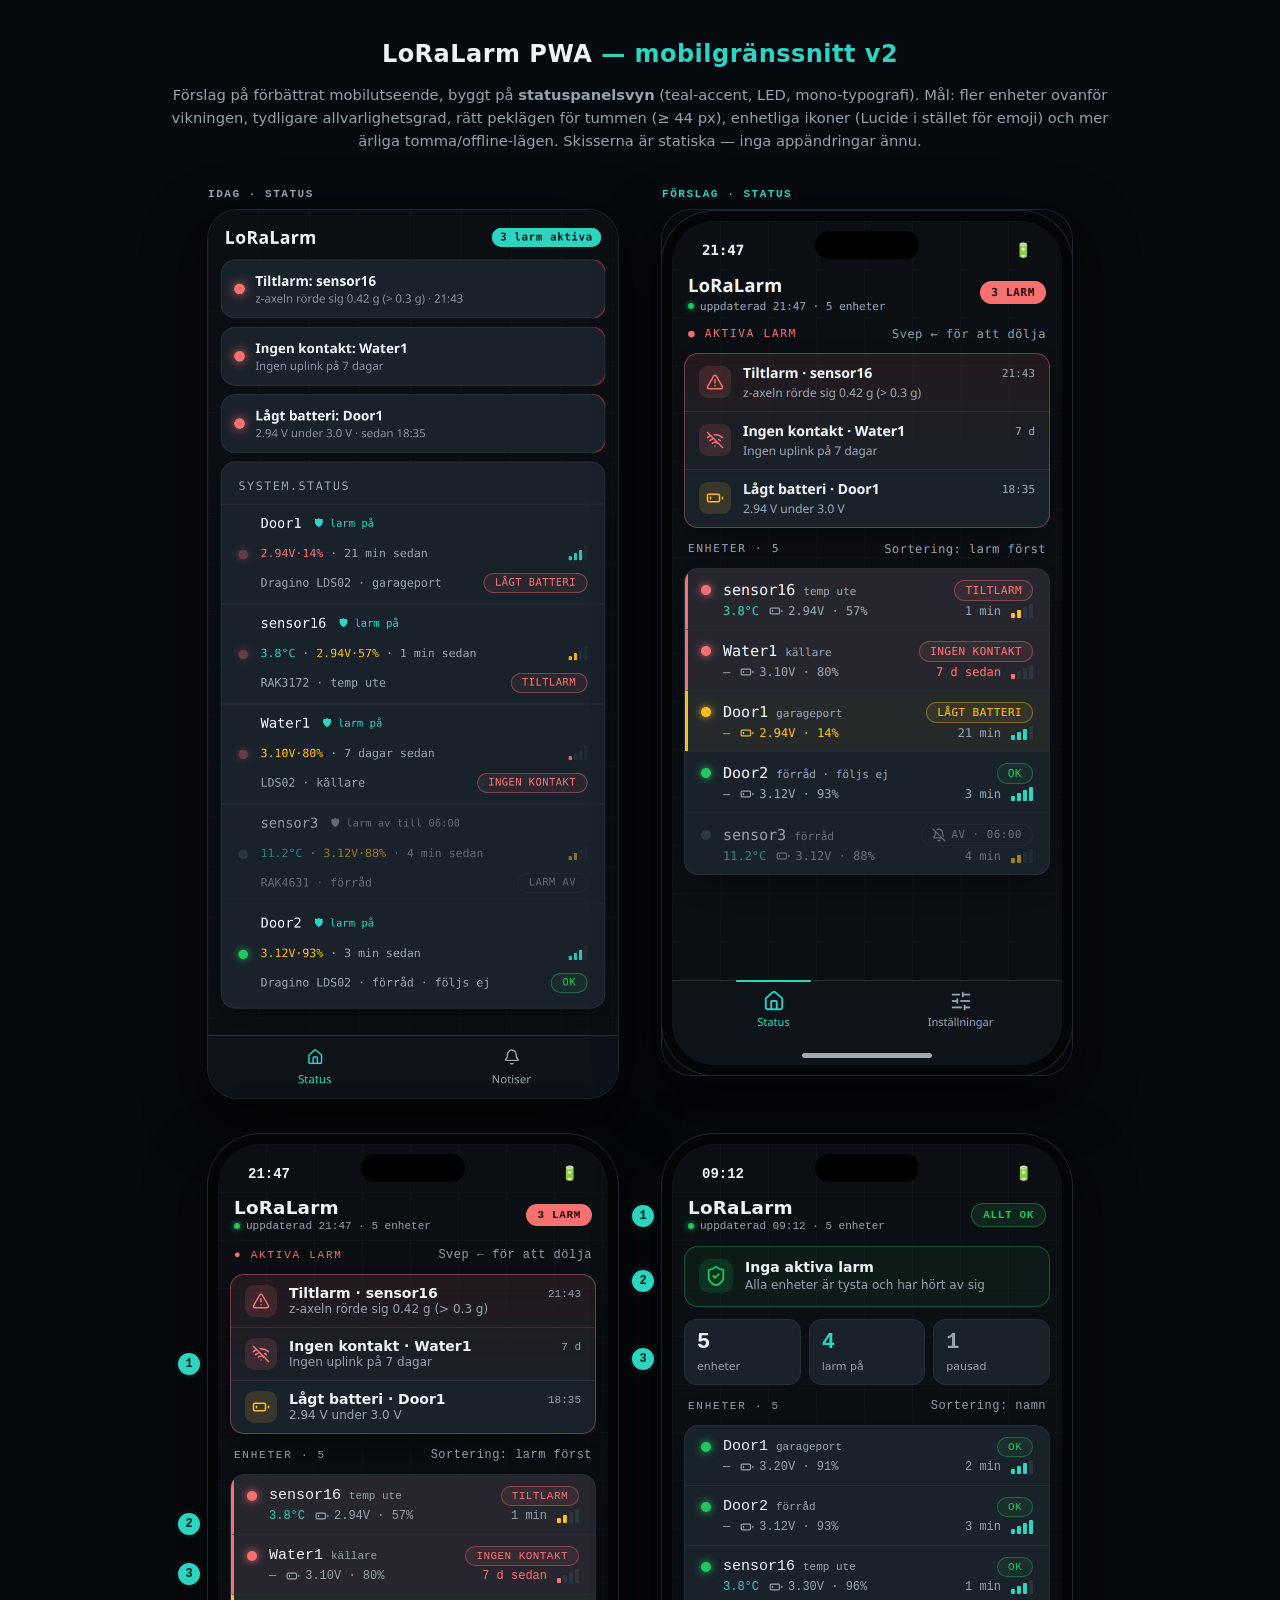
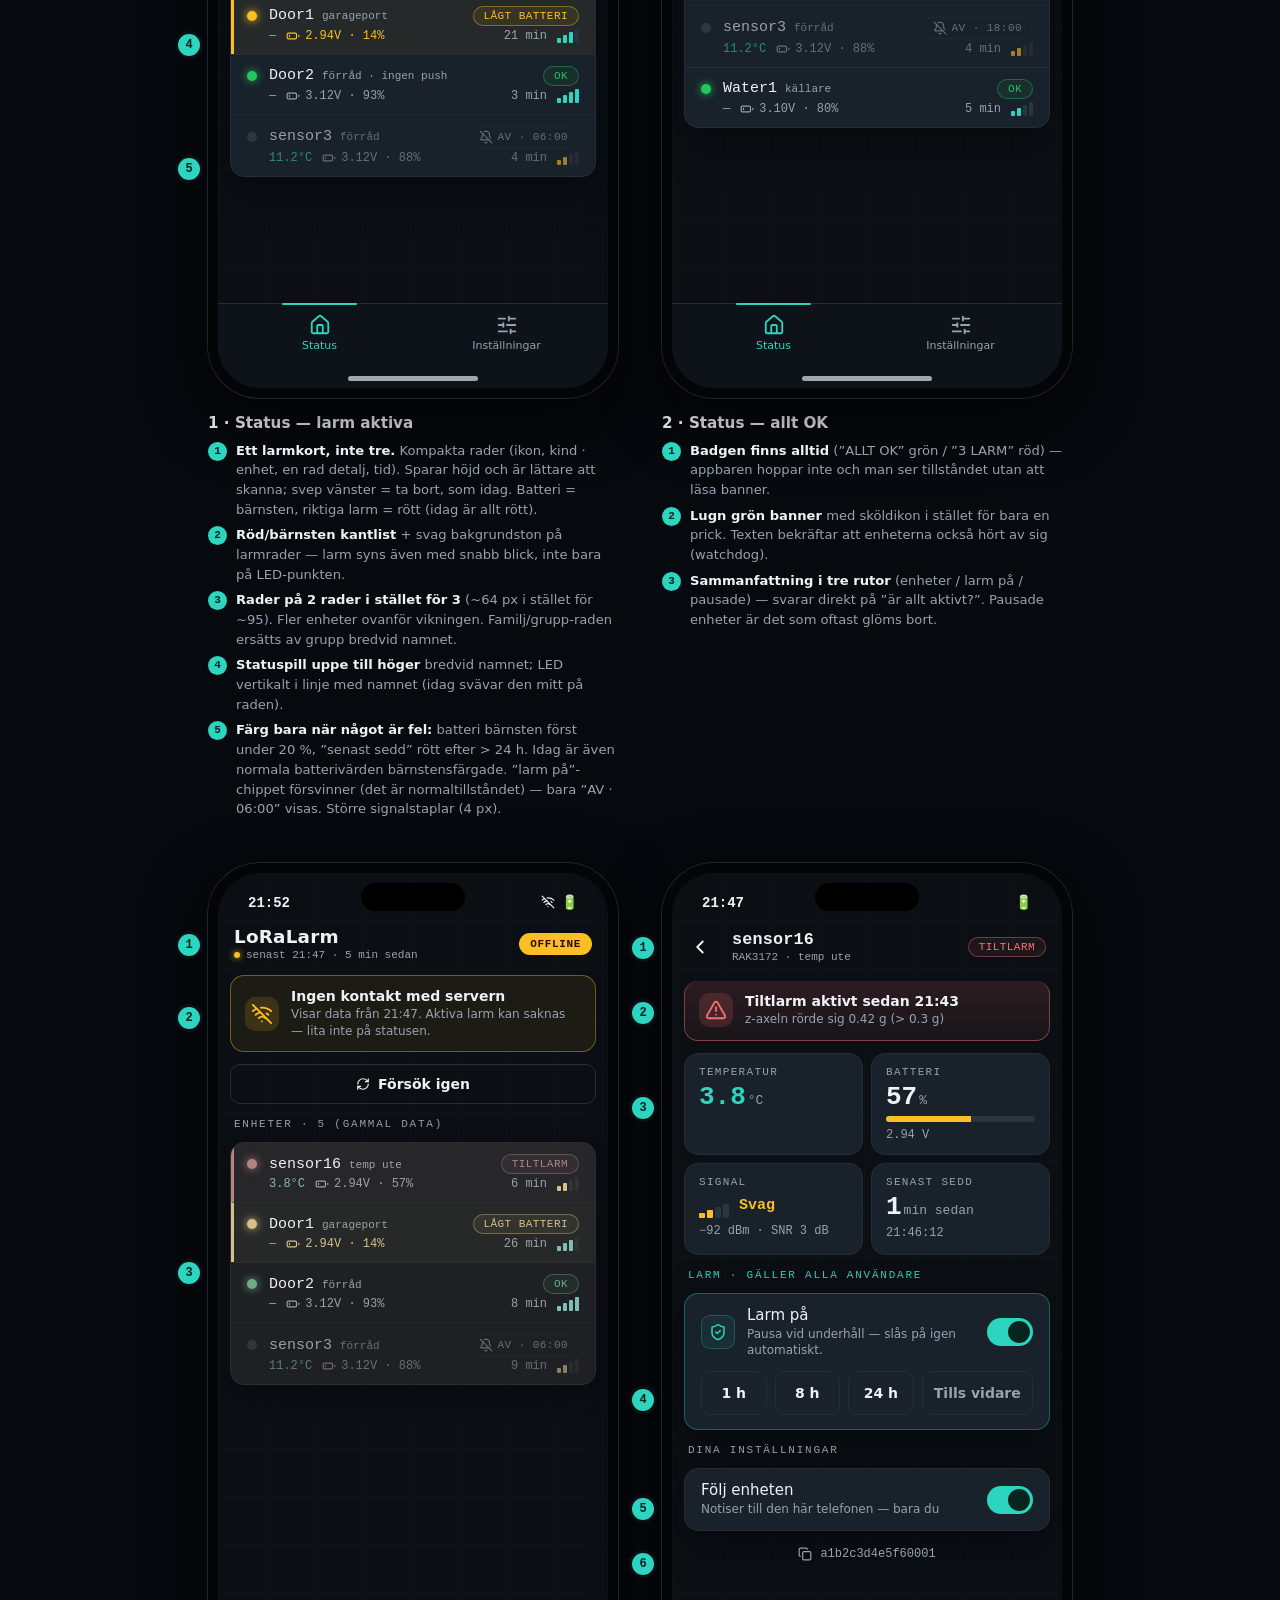
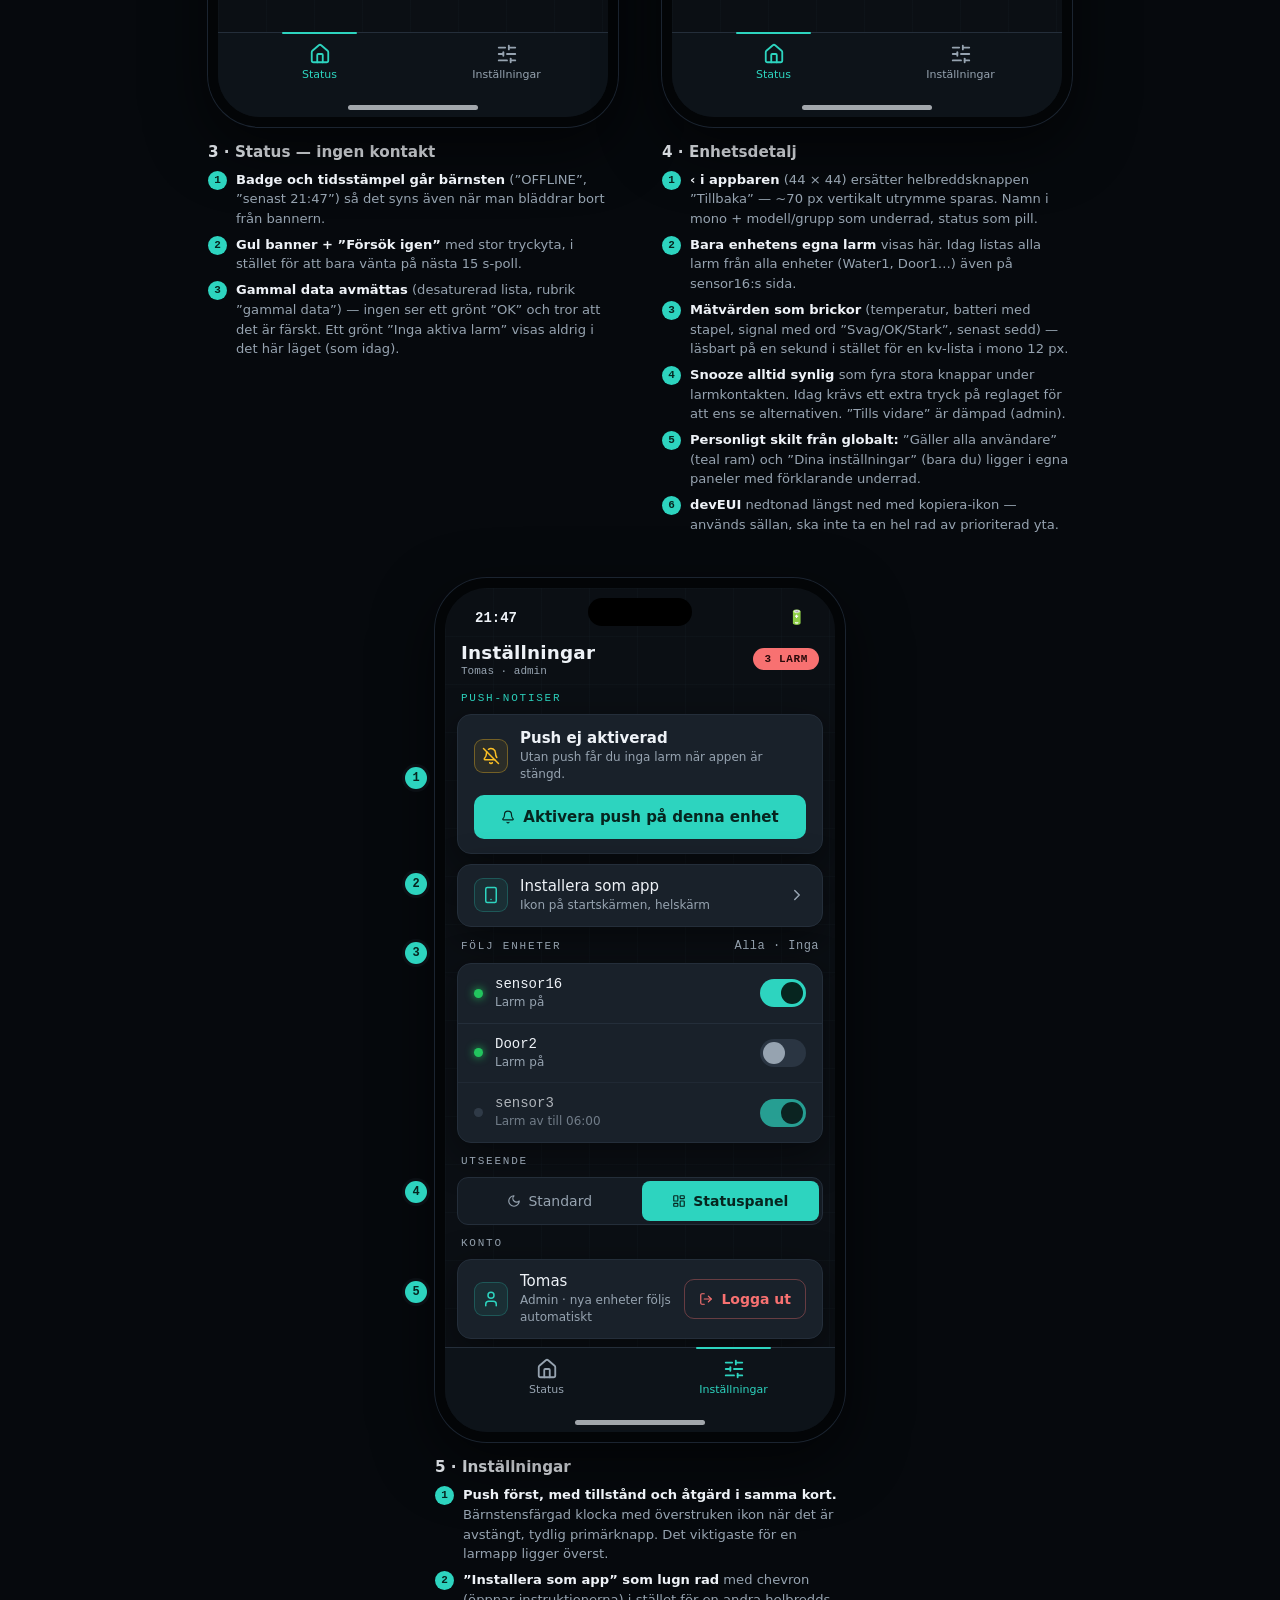
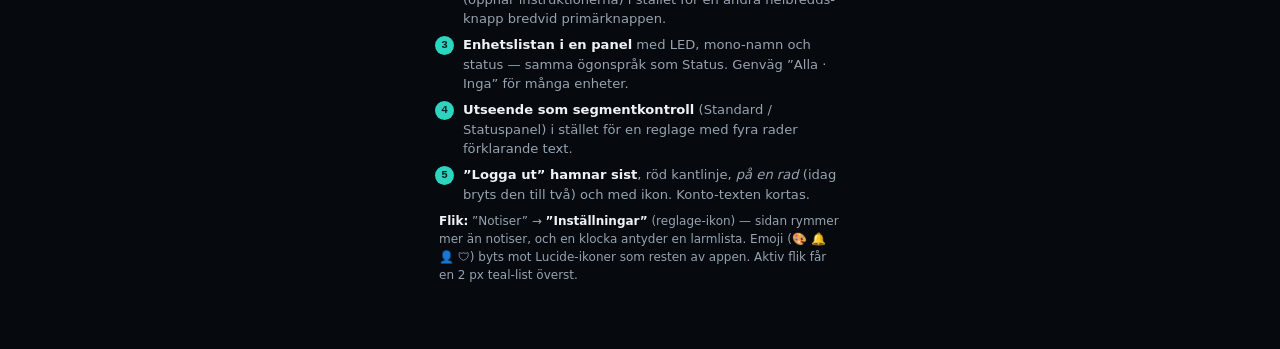
<file: PWA/docs/pwa-mockup-v2.html>
<!doctype html>
<html lang="sv">
<head>
<meta charset="UTF-8" />
<meta name="viewport" content="width=device-width, initial-scale=1.0" />
<title>LoRaLarm PWA — mobilgränssnitt v2 (skisser)</title>
<style>
  :root{
    --bg:#0b0f14; --panel:#19212a; --panel2:#141b23; --line:#242e3a;
    --text:#eef2f7; --muted:#96a3b0; --teal:#2dd4bf; --teal-ink:#06251f;
    --red:#f87171; --amber:#fbbf24; --green:#22c55e;
    --mono:ui-monospace,"SF Mono",Menlo,Consolas,monospace;
    font-family:Inter,system-ui,-apple-system,sans-serif; color-scheme:dark;
  }
  *{box-sizing:border-box;margin:0;padding:0}
  body{background:#06090d;color:var(--text);padding:40px 24px 64px;display:flex;flex-direction:column;align-items:center;gap:36px}
  h1{font-size:1.5rem;letter-spacing:.02em}
  h1 span{color:var(--teal)}
  .lead{color:var(--muted);max-width:980px;text-align:center;line-height:1.55;font-size:.92rem;margin-top:-20px}
  .row{display:flex;flex-wrap:wrap;gap:44px;justify-content:center;max-width:1400px}
  .col{width:410px;display:flex;flex-direction:column;gap:14px}
  .legend{font-size:.82rem;line-height:1.5;color:var(--muted)}
  .legend h3{color:var(--text);font-size:.95rem;margin-bottom:6px}
  .legend ol{list-style:none;counter-reset:n;display:flex;flex-direction:column;gap:6px}
  .legend li{counter-increment:n;padding-left:28px;position:relative}
  .legend li::before{content:counter(n);position:absolute;left:0;top:1px;width:19px;height:19px;border-radius:50%;background:var(--teal);color:var(--teal-ink);font:700 11px/19px var(--mono);text-align:center}
  .legend b{color:var(--text)}

  /* ---------- phone frame (390×844 css px screen = real mobile layout) ---------- */
  .phone{position:relative;width:410px;height:864px;border-radius:52px;border:10px solid #030507;background:var(--bg);
    box-shadow:0 0 0 1px #1b2430,0 20px 60px rgba(0,0,0,.6)}
  .scr{position:absolute;inset:0;border-radius:42px;overflow:hidden;display:flex;flex-direction:column;
    background-image:linear-gradient(#242e3a22 1px,transparent 1px),linear-gradient(90deg,#242e3a22 1px,transparent 1px);background-size:48px 48px}
  .statusbar{height:44px;flex:none;display:flex;justify-content:space-between;align-items:flex-end;padding:0 30px 6px;font:600 14px var(--mono);color:var(--text)}
  .statusbar .ic{display:flex;gap:6px;align-items:center}
  .island{position:absolute;top:10px;left:50%;transform:translateX(-50%);width:104px;height:28px;border-radius:20px;background:#000;z-index:5}
  .homebar{position:absolute;bottom:7px;left:50%;transform:translateX(-50%);width:130px;height:5px;border-radius:3px;background:#eef2f7aa;z-index:5}
  .mk{position:absolute;z-index:6;margin-left:-40px;width:22px;height:22px;border-radius:50%;background:var(--teal);color:var(--teal-ink);font:700 12px/22px var(--mono);text-align:center;box-shadow:0 0 0 3px #0b0f14}

  svg.i{width:18px;height:18px;fill:none;stroke:currentColor;stroke-width:2;stroke-linecap:round;stroke-linejoin:round;flex:none}
  svg.i.sm{width:14px;height:14px}
  svg.i.lg{width:22px;height:22px}

  /* ---------- app chrome ---------- */
  .appbar{display:flex;align-items:center;gap:10px;padding:8px 16px 10px;min-height:56px;flex:none}
  .appbar h2{font-size:1.15rem;font-weight:700;letter-spacing:.01em}
  .appbar .sub{font:11px var(--mono);color:var(--muted);margin-top:2px;display:flex;align-items:center;gap:6px}
  .appbar .grow{flex:1;min-width:0}
  .live{width:6px;height:6px;border-radius:50%;background:var(--green);box-shadow:0 0 6px var(--green)}
  .badge{font:600 11px var(--mono);letter-spacing:.06em;background:var(--red);color:#2a0a0a;padding:5px 11px;border-radius:99px}
  .badge.ok{background:rgba(34,197,94,.12);color:var(--green);border:1px solid rgba(34,197,94,.4)}
  .back{width:44px;height:44px;margin-left:-10px;border-radius:12px;display:flex;align-items:center;justify-content:center;color:var(--text)}
  .content > *{flex:none}
  .content{flex:1;overflow:hidden;padding:2px 12px 12px;display:flex;flex-direction:column;gap:12px}
  .tabbar{flex:none;display:flex;background:#0d1319;border-top:1px solid var(--line);padding:0 8px 26px}
  .tab{flex:1;height:58px;display:flex;flex-direction:column;align-items:center;justify-content:center;gap:3px;font-size:11px;color:var(--muted);position:relative}
  .tab.on{color:var(--teal)}
  .tab.on::before{content:"";position:absolute;top:-1px;left:30%;right:30%;height:2px;border-radius:2px;background:var(--teal)}
  .tab svg{width:22px;height:22px}

  .label{font:11px var(--mono);letter-spacing:.16em;text-transform:uppercase;color:var(--muted);padding:2px 4px 0;display:flex;justify-content:space-between;align-items:center}
  .label.teal{color:var(--teal)}
  .label a{letter-spacing:.04em;text-transform:none;color:var(--muted);font-size:12px}

  .panel{background:var(--panel);border:1px solid var(--line);border-radius:14px;box-shadow:0 12px 40px rgba(0,0,0,.45);overflow:hidden}

  /* ---------- alarm list (one panel, compact rows) ---------- */
  .alarms{border-color:rgba(248,113,113,.4);background:linear-gradient(180deg,rgba(248,113,113,.10),var(--panel) 70%)}
  .alarm{display:flex;align-items:center;gap:12px;padding:10px 14px;border-top:1px solid #f8717126}
  .alarm:first-child{border-top:none}
  .alarm .ico{width:32px;height:32px;border-radius:9px;display:flex;align-items:center;justify-content:center;background:rgba(248,113,113,.14);color:var(--red);flex:none}
  .alarm.warn .ico{background:rgba(251,191,36,.14);color:var(--amber)}
  .alarm .t{font-size:14px;font-weight:600}
  .alarm .d{font-size:12px;color:var(--muted);margin-top:1px;white-space:nowrap;overflow:hidden;text-overflow:ellipsis}
  .alarm .tx{min-width:0;flex:1}
  .alarm time{font:11px var(--mono);color:var(--muted);flex:none;align-self:flex-start;margin-top:3px}

  /* ---------- fleet rows: 2 lines instead of 3 ---------- */
  .row2{display:grid;grid-template-columns:10px minmax(0,1fr) auto;column-gap:12px;row-gap:3px;padding:11px 16px 11px 13px;border-top:1px solid var(--line);border-left:3px solid transparent;align-items:center}
  .row2:first-child{border-top:none}
  .row2.alarm-r{border-left-color:var(--red);background:rgba(248,113,113,.06)}
  .row2.warn-r{border-left-color:var(--amber);background:rgba(251,191,36,.05)}
  .row2.dim{opacity:.6}
  .led{width:10px;height:10px;border-radius:50%;background:var(--green);box-shadow:0 0 8px var(--green);grid-row:1}
  .alarm-r .led{background:var(--red);box-shadow:0 0 8px var(--red)}
  .warn-r .led{background:var(--amber);box-shadow:0 0 8px var(--amber)}
  .dim .led{background:#3a4654;box-shadow:none}
  .nm{font:15px var(--mono);display:flex;align-items:baseline;gap:8px;min-width:0}
  .nm small{font-size:11px;color:var(--muted);white-space:nowrap;overflow:hidden;text-overflow:ellipsis}
  .pill{font:11px var(--mono);letter-spacing:.04em;padding:3px 10px;border-radius:99px;border:1px solid;white-space:nowrap;display:inline-flex;align-items:center;gap:5px}
  .pill.ok{color:var(--green);border-color:rgba(34,197,94,.4);background:rgba(34,197,94,.08)}
  .pill.warn{color:var(--amber);border-color:rgba(251,191,36,.4);background:rgba(251,191,36,.08)}
  .pill.alarm{color:var(--red);border-color:rgba(248,113,113,.4);background:rgba(248,113,113,.08)}
  .pill.off{color:var(--muted);border-color:var(--line)}
  .rd{grid-column:2/4;display:flex;align-items:center;gap:10px;font:12px var(--mono);color:var(--muted);white-space:nowrap}
  .rd .temp{color:var(--teal)}
  .rd .low{color:var(--amber)}
  .rd .bad{color:var(--red)}
  .rd .sp{flex:1}
  .rd .bat{display:inline-flex;align-items:center;gap:5px}
  .rd .dotsep{opacity:.4}
  .sig{display:inline-flex;align-items:flex-end;gap:2px;height:14px}
  .sig i{width:4px;border-radius:1px;background:#2a3542}
  .sig i.on{background:var(--teal)} .sig.warn i.on{background:var(--amber)} .sig.bad i.on{background:var(--red)}
  .sig i:nth-child(1){height:5px}.sig i:nth-child(2){height:8px}.sig i:nth-child(3){height:11px}.sig i:nth-child(4){height:14px}
  .grid-row2{grid-row:2}
  .row2 > .nm{grid-column:2}
  .row2 > .pill{grid-column:3}

  /* ---------- banners (ok / stale) ---------- */
  .banner{display:flex;align-items:center;gap:12px;padding:12px 14px;border-radius:14px;border:1px solid}
  .banner.ok{background:rgba(34,197,94,.07);border-color:rgba(34,197,94,.35)}
  .banner.warn{background:rgba(251,191,36,.07);border-color:rgba(251,191,36,.4)}
  .banner.alarm{background:linear-gradient(180deg,rgba(248,113,113,.14),rgba(248,113,113,.06));border-color:rgba(248,113,113,.45)}
  .banner .ico{width:34px;height:34px;border-radius:10px;display:flex;align-items:center;justify-content:center;flex:none}
  .banner.ok .ico{background:rgba(34,197,94,.14);color:var(--green)}
  .banner.warn .ico{background:rgba(251,191,36,.14);color:var(--amber)}
  .banner.alarm .ico{background:rgba(248,113,113,.16);color:var(--red)}
  .banner .t{font-size:14px;font-weight:600}
  .banner .d{font-size:12px;color:var(--muted);margin-top:2px;line-height:1.4}
  .banner .tx{flex:1;min-width:0}
  .banner .btn{width:auto;padding:8px 14px;font-size:13px}

  .stats{display:grid;grid-template-columns:repeat(3,1fr);gap:8px}
  .stat{background:var(--panel);border:1px solid var(--line);border-radius:12px;padding:10px 12px}
  .stat b{display:block;font:600 22px var(--mono)}
  .stat span{font-size:11px;color:var(--muted)}

  /* ---------- buttons / toggles / segmented ---------- */
  .btn{display:flex;align-items:center;justify-content:center;gap:8px;min-height:44px;border-radius:10px;border:1px solid transparent;font-size:15px;font-weight:600;background:var(--teal);color:var(--teal-ink);width:100%;white-space:nowrap}
  .btn.ghost{background:transparent;border-color:var(--line);color:var(--text)}
  .btn.danger{background:transparent;border-color:rgba(248,113,113,.35);color:var(--red)}
  .btn.sm{min-height:40px;font-size:14px}
  .tg{width:46px;height:28px;border-radius:99px;background:#2a3542;position:relative;flex:none}
  .tg::after{content:"";position:absolute;top:3px;left:3px;width:22px;height:22px;border-radius:50%;background:var(--muted)}
  .tg.on{background:var(--teal)} .tg.on::after{left:21px;background:var(--teal-ink)}
  .seg{display:grid;grid-template-columns:1fr 1fr;background:var(--panel2);border:1px solid var(--line);border-radius:11px;padding:3px;gap:3px}
  .seg div{min-height:40px;border-radius:8px;display:flex;align-items:center;justify-content:center;gap:7px;font-size:14px;color:var(--muted)}
  .seg div.on{background:var(--teal);color:var(--teal-ink);font-weight:600}

  /* ---------- generic list rows (settings / detail) ---------- */
  .item{display:flex;align-items:center;gap:12px;padding:12px 16px;border-top:1px solid var(--line);min-height:56px}
  .item:first-child{border-top:none}
  .item .tx{flex:1;min-width:0}
  .item .t{font-size:15px;font-weight:500}
  .item .d{font-size:12px;color:var(--muted);margin-top:2px;line-height:1.4}
  .item .ico{width:34px;height:34px;border-radius:9px;background:rgba(45,212,191,.08);border:1px solid rgba(45,212,191,.25);color:var(--teal);display:flex;align-items:center;justify-content:center;flex:none}
  .item .mono{font:14px var(--mono)}
  .chev{color:var(--muted)}

  /* ---------- detail ---------- */
  .tiles{display:grid;grid-template-columns:1fr 1fr;gap:8px}
  .tile{background:var(--panel);border:1px solid var(--line);border-radius:14px;padding:12px 14px;display:flex;flex-direction:column;gap:6px;min-height:92px}
  .tile .k{font:11px var(--mono);letter-spacing:.12em;text-transform:uppercase;color:var(--muted)}
  .tile .v{font:600 26px/1 var(--mono)}
  .tile .v small{font-size:13px;color:var(--muted);font-weight:400;margin-left:2px}
  .tile .s{font:12px var(--mono);color:var(--muted);display:flex;align-items:center;gap:8px}
  .bar{height:6px;border-radius:3px;background:#2a3542;overflow:hidden}
  .bar i{display:block;height:100%;background:var(--amber)}
  .chips{display:grid;grid-template-columns:1fr 1fr 1fr 1.7fr;gap:8px;padding:0 16px 14px}
  .chip{white-space:nowrap;min-height:44px;border-radius:10px;border:1px solid var(--line);display:flex;align-items:center;justify-content:center;font-size:14px;font-weight:600}
  .chip.mute{color:var(--muted)}
  .eui{display:flex;align-items:center;justify-content:center;gap:8px;font:12px var(--mono);color:var(--muted);padding:4px}
  .note{font-size:12px;color:var(--muted);line-height:1.5;padding:0 4px}

  /* before/after */
  .cmp{display:flex;gap:44px;flex-wrap:wrap;justify-content:center;align-items:flex-start}
  .cmp img{width:410px;border-radius:30px;box-shadow:0 0 0 1px #1b2430,0 20px 60px rgba(0,0,0,.6);display:block}
  .tag{font:600 11px var(--mono);letter-spacing:.14em;text-transform:uppercase;color:var(--muted);margin-bottom:10px}
  .tag.new{color:var(--teal)}
</style>
</head>
<body>

<svg width="0" height="0" style="position:absolute">
  <defs>
    <symbol id="i-home" viewBox="0 0 24 24"><path d="M15 21v-8a1 1 0 0 0-1-1h-4a1 1 0 0 0-1 1v8"/><path d="M3 10a2 2 0 0 1 .709-1.528l7-6a2 2 0 0 1 2.582 0l7 6A2 2 0 0 1 21 10v9a2 2 0 0 1-2 2H5a2 2 0 0 1-2-2z"/></symbol>
    <symbol id="i-bell" viewBox="0 0 24 24"><path d="M10.268 21a2 2 0 0 0 3.464 0"/><path d="M3.262 15.326A1 1 0 0 0 4 17h16a1 1 0 0 0 .74-1.673C19.41 13.956 18 12.499 18 8A6 6 0 0 0 6 8c0 4.499-1.411 5.956-2.738 7.326"/></symbol>
    <symbol id="i-bell-off" viewBox="0 0 24 24"><path d="M10.268 21a2 2 0 0 0 3.464 0"/><path d="M17 17H4a1 1 0 0 1-.74-1.673C4.59 13.956 6 12.499 6 8a6 6 0 0 1 .258-1.742"/><path d="m2 2 20 20"/><path d="M8.668 3.01A6 6 0 0 1 18 8c0 2.687.77 4.653 1.707 6.05"/></symbol>
    <symbol id="i-sliders" viewBox="0 0 24 24"><path d="M10 5H3"/><path d="M12 19H3"/><path d="M14 3v4"/><path d="M16 17v4"/><path d="M21 12h-9"/><path d="M21 19h-5"/><path d="M21 5h-7"/><path d="M8 10v4"/><path d="M8 12H3"/></symbol>
    <symbol id="i-back" viewBox="0 0 24 24"><path d="m15 18-6-6 6-6"/></symbol>
    <symbol id="i-chev" viewBox="0 0 24 24"><path d="m9 18 6-6-6-6"/></symbol>
    <symbol id="i-shield" viewBox="0 0 24 24"><path d="M20 13c0 5-3.5 7.5-7.66 8.95a1 1 0 0 1-.67-.01C7.5 20.5 4 18 4 13V6a1 1 0 0 1 1-1c2 0 4.5-1.2 6.24-2.72a1.17 1.17 0 0 1 1.52 0C14.51 3.81 17 5 19 5a1 1 0 0 1 1 1z"/><path d="m9 12 2 2 4-4"/></symbol>
    <symbol id="i-warn" viewBox="0 0 24 24"><path d="m21.73 18-8-14a2 2 0 0 0-3.48 0l-8 14A2 2 0 0 0 4 21h16a2 2 0 0 0 1.73-3"/><path d="M12 9v4"/><path d="M12 17h.01"/></symbol>
    <symbol id="i-battery" viewBox="0 0 24 24"><rect width="16" height="10" x="2" y="7" rx="2"/><path d="M22 11v2"/><path d="M6 11v2"/></symbol>
    <symbol id="i-clock" viewBox="0 0 24 24"><circle cx="12" cy="12" r="10"/><path d="M12 6v6l4 2"/></symbol>
    <symbol id="i-copy" viewBox="0 0 24 24"><rect width="14" height="14" x="8" y="8" rx="2"/><path d="M4 16c-1.1 0-2-.9-2-2V4c0-1.1.9-2 2-2h10c1.1 0 2 .9 2 2"/></symbol>
    <symbol id="i-user" viewBox="0 0 24 24"><path d="M19 21v-2a4 4 0 0 0-4-4H9a4 4 0 0 0-4 4v2"/><circle cx="12" cy="7" r="4"/></symbol>
    <symbol id="i-logout" viewBox="0 0 24 24"><path d="M9 21H5a2 2 0 0 1-2-2V5a2 2 0 0 1 2-2h4"/><path d="m16 17 5-5-5-5"/><path d="M21 12H9"/></symbol>
    <symbol id="i-phone" viewBox="0 0 24 24"><rect width="14" height="20" x="5" y="2" rx="2"/><path d="M12 18h.01"/></symbol>
    <symbol id="i-layout" viewBox="0 0 24 24"><rect width="7" height="9" x="3" y="3" rx="1"/><rect width="7" height="5" x="14" y="3" rx="1"/><rect width="7" height="9" x="14" y="12" rx="1"/><rect width="7" height="5" x="3" y="16" rx="1"/></symbol>
    <symbol id="i-refresh" viewBox="0 0 24 24"><path d="M3 12a9 9 0 0 1 9-9 9.75 9.75 0 0 1 6.74 2.74L21 8"/><path d="M21 3v5h-5"/><path d="M21 12a9 9 0 0 1-9 9 9.75 9.75 0 0 1-6.74-2.74L3 16"/><path d="M8 16H3v5"/></symbol>
    <symbol id="i-wifi-off" viewBox="0 0 24 24"><path d="M12 20h.01"/><path d="M8.5 16.429a5 5 0 0 1 7 0"/><path d="M5 12.859a10 10 0 0 1 5.17-2.69"/><path d="M19 12.859a10 10 0 0 0-2.007-1.523"/><path d="M2 8.82a15 15 0 0 1 4.177-2.643"/><path d="M22 8.82a15 15 0 0 0-11.288-3.764"/><path d="m2 2 20 20"/></symbol>
    <symbol id="i-moon" viewBox="0 0 24 24"><path d="M12 3a6 6 0 0 0 9 9 9 9 0 1 1-9-9Z"/></symbol>
    <symbol id="i-door" viewBox="0 0 24 24"><path d="M10 21H2"/><path d="M10 3H7a2 2 0 00-2 2v16"/><path d="M14 12h.01"/><path d="M19 21V5a2 2 0 00-1.675-1.974l-6.163-1.013A1 1 0 0010 3v18a1 1 0 001.124.992z"/><path d="M22 21h-3"/></symbol>
  </defs>
</svg>

<h1>LoRaLarm PWA <span>— mobilgränssnitt v2</span></h1>
<div class="lead">Förslag på förbättrat mobilutseende, byggt på <b>statuspanelsvyn</b> (teal-accent, LED, mono-typografi). Mål: fler enheter ovanför vikningen,
tydligare allvarlighetsgrad, rätt peklägen för tummen (≥ 44 px), enhetliga ikoner (Lucide i stället för emoji) och mer ärliga tomma/offline-lägen.
Skisserna är statiska — inga appändringar ännu.</div>

<!-- ================= BEFORE / AFTER ================= -->
<div class="cmp">
  <div><div class="tag">Idag · Status</div><img src="mockups/status-current.png" alt="Nuvarande statusvy"></div>
  <div><div class="tag new">Förslag · Status</div><img src="mockups/01-status-larm.png" alt="Föreslagen statusvy"></div>
</div>

<div class="row">

<!-- ================= 1: STATUS (alarms) ================= -->
<div class="col">
<div class="phone" data-name="01-status-larm">
  <div class="scr"><div class="island"></div>
  <div class="statusbar"><span>21:47</span><span class="ic">🔋</span></div>
  <div class="appbar">
    <div class="grow"><h2>LoRaLarm</h2><div class="sub"><span class="live"></span>uppdaterad 21:47 · 5 enheter</div></div>
    <span class="badge">3 LARM</span>
  </div>
  <div class="content">
    <div class="label"><span style="color:var(--red)">● Aktiva larm</span><a>Svep ← för att dölja</a></div>
    <div class="panel alarms">
      <div class="alarm"><div class="ico"><svg class="i"><use href="#i-warn"/></svg></div>
        <div class="tx"><div class="t">Tiltlarm · sensor16</div><div class="d">z-axeln rörde sig 0.42 g (&gt; 0.3 g)</div></div><time>21:43</time></div>
      <div class="alarm"><div class="ico"><svg class="i"><use href="#i-wifi-off"/></svg></div>
        <div class="tx"><div class="t">Ingen kontakt · Water1</div><div class="d">Ingen uplink på 7 dagar</div></div><time>7 d</time></div>
      <div class="alarm warn"><div class="ico"><svg class="i"><use href="#i-battery"/></svg></div>
        <div class="tx"><div class="t">Lågt batteri · Door1</div><div class="d">2.94 V under 3.0 V</div></div><time>18:35</time></div>
    </div>

    <div class="label"><span>Enheter · 5</span><a>Sortering: larm först</a></div>
    <div class="panel">
      <div class="row2 alarm-r"><span class="led"></span>
        <div class="nm">sensor16 <small>temp ute</small></div><span class="pill alarm">TILTLARM</span>
        <div class="rd"><span class="temp">3.8°C</span><span class="bat"><svg class="i sm"><use href="#i-battery"/></svg>2.94V · 57%</span><span class="sp"></span><span>1 min</span><span class="sig warn"><i class="on"></i><i class="on"></i><i></i><i></i></span></div>
      </div>
      <div class="row2 alarm-r"><span class="led"></span>
        <div class="nm">Water1 <small>källare</small></div><span class="pill alarm">INGEN KONTAKT</span>
        <div class="rd"><span>—</span><span class="bat"><svg class="i sm"><use href="#i-battery"/></svg>3.10V · 80%</span><span class="sp"></span><span class="bad">7 d sedan</span><span class="sig bad"><i class="on"></i><i></i><i></i><i></i></span></div>
      </div>
      <div class="row2 warn-r"><span class="led"></span>
        <div class="nm">Door1 <small>garageport</small></div><span class="pill warn">LÅGT BATTERI</span>
        <div class="rd"><span>—</span><span class="bat low"><svg class="i sm"><use href="#i-battery"/></svg>2.94V · 14%</span><span class="sp"></span><span>21 min</span><span class="sig"><i class="on"></i><i class="on"></i><i class="on"></i><i></i></span></div>
      </div>
      <div class="row2"><span class="led"></span>
        <div class="nm">Door2 <small>förråd · ingen push</small></div><span class="pill ok">OK</span>
        <div class="rd"><span>—</span><span class="bat"><svg class="i sm"><use href="#i-battery"/></svg>3.12V · 93%</span><span class="sp"></span><span>3 min</span><span class="sig"><i class="on"></i><i class="on"></i><i class="on"></i><i class="on"></i></span></div>
      </div>
      <div class="row2 dim"><span class="led"></span>
        <div class="nm">sensor3 <small>förråd</small></div><span class="pill off"><svg class="i sm"><use href="#i-bell-off"/></svg>AV · 06:00</span>
        <div class="rd"><span class="temp">11.2°C</span><span class="bat"><svg class="i sm"><use href="#i-battery"/></svg>3.12V · 88%</span><span class="sp"></span><span>4 min</span><span class="sig warn"><i class="on"></i><i class="on"></i><i></i><i></i></span></div>
      </div>
    </div>
  </div>
  <div class="tabbar">
    <div class="tab on"><svg class="i"><use href="#i-home"/></svg>Status</div>
    <div class="tab"><svg class="i"><use href="#i-sliders"/></svg>Inställningar</div>
  </div>
  <div class="homebar"></div>
  </div>
  <i class="mk" style="top:209px;left:0">1</i>
  <i class="mk" style="top:369px;left:0">2</i>
  <i class="mk" style="top:419px;left:0">3</i>
  <i class="mk" style="top:490px;left:0">4</i>
  <i class="mk" style="top:614px;left:0">5</i>
</div>
<div class="legend"><h3>1 · Status — larm aktiva</h3><ol>
  <li><b>Ett larmkort, inte tre.</b> Kompakta rader (ikon, kind · enhet, en rad detalj, tid). Sparar höjd och är lättare att skanna; svep vänster = ta bort, som idag. Batteri = bärnsten, riktiga larm = rött (idag är allt rött).</li>
  <li><b>Röd/bärnsten kantlist</b> + svag bakgrundston på larmrader — larm syns även med snabb blick, inte bara på LED-punkten.</li>
  <li><b>Rader på 2 rader i stället för 3</b> (~64 px i stället för ~95). Fler enheter ovanför vikningen. Familj/grupp-raden ersätts av grupp bredvid namnet.</li>
  <li><b>Statuspill uppe till höger</b> bredvid namnet; LED vertikalt i linje med namnet (idag svävar den mitt på raden).</li>
  <li><b>Färg bara när något är fel:</b> batteri bärnsten först under 20 %, ”senast sedd” rött efter &gt; 24 h. Idag är även normala batterivärden bärnstensfärgade. ”larm på”-chippet försvinner (det är normaltillståndet) — bara ”AV · 06:00” visas. Större signalstaplar (4 px).</li>
</ol></div>
</div>

<!-- ================= 2: STATUS (all OK) ================= -->
<div class="col">
<div class="phone" data-name="02-status-ok">
  <div class="scr"><div class="island"></div>
  <div class="statusbar"><span>09:12</span><span class="ic">🔋</span></div>
  <div class="appbar">
    <div class="grow"><h2>LoRaLarm</h2><div class="sub"><span class="live"></span>uppdaterad 09:12 · 5 enheter</div></div>
    <span class="badge ok">ALLT OK</span>
  </div>
  <div class="content">
    <div class="banner ok"><div class="ico"><svg class="i lg"><use href="#i-shield"/></svg></div>
      <div class="tx"><div class="t">Inga aktiva larm</div><div class="d">Alla enheter är tysta och har hört av sig</div></div></div>
    <div class="stats">
      <div class="stat"><b>5</b><span>enheter</span></div>
      <div class="stat"><b style="color:var(--teal)">4</b><span>larm på</span></div>
      <div class="stat"><b style="color:var(--muted)">1</b><span>pausad</span></div>
    </div>
    <div class="label"><span>Enheter · 5</span><a>Sortering: namn</a></div>
    <div class="panel">
      <div class="row2"><span class="led"></span>
        <div class="nm">Door1 <small>garageport</small></div><span class="pill ok">OK</span>
        <div class="rd"><span>—</span><span class="bat"><svg class="i sm"><use href="#i-battery"/></svg>3.20V · 91%</span><span class="sp"></span><span>2 min</span><span class="sig"><i class="on"></i><i class="on"></i><i class="on"></i><i></i></span></div></div>
      <div class="row2"><span class="led"></span>
        <div class="nm">Door2 <small>förråd</small></div><span class="pill ok">OK</span>
        <div class="rd"><span>—</span><span class="bat"><svg class="i sm"><use href="#i-battery"/></svg>3.12V · 93%</span><span class="sp"></span><span>3 min</span><span class="sig"><i class="on"></i><i class="on"></i><i class="on"></i><i class="on"></i></span></div></div>
      <div class="row2"><span class="led"></span>
        <div class="nm">sensor16 <small>temp ute</small></div><span class="pill ok">OK</span>
        <div class="rd"><span class="temp">3.8°C</span><span class="bat"><svg class="i sm"><use href="#i-battery"/></svg>3.30V · 96%</span><span class="sp"></span><span>1 min</span><span class="sig"><i class="on"></i><i class="on"></i><i class="on"></i><i></i></span></div></div>
      <div class="row2 dim"><span class="led"></span>
        <div class="nm">sensor3 <small>förråd</small></div><span class="pill off"><svg class="i sm"><use href="#i-bell-off"/></svg>AV · 18:00</span>
        <div class="rd"><span class="temp">11.2°C</span><span class="bat"><svg class="i sm"><use href="#i-battery"/></svg>3.12V · 88%</span><span class="sp"></span><span>4 min</span><span class="sig warn"><i class="on"></i><i class="on"></i><i></i><i></i></span></div></div>
      <div class="row2"><span class="led"></span>
        <div class="nm">Water1 <small>källare</small></div><span class="pill ok">OK</span>
        <div class="rd"><span>—</span><span class="bat"><svg class="i sm"><use href="#i-battery"/></svg>3.10V · 80%</span><span class="sp"></span><span>5 min</span><span class="sig"><i class="on"></i><i class="on"></i><i></i><i></i></span></div></div>
    </div>
  </div>
  <div class="tabbar">
    <div class="tab on"><svg class="i"><use href="#i-home"/></svg>Status</div>
    <div class="tab"><svg class="i"><use href="#i-sliders"/></svg>Inställningar</div>
  </div>
  <div class="homebar"></div>
  </div>
  <i class="mk" style="top:61px;left:0">1</i>
  <i class="mk" style="top:126px;left:0">2</i>
  <i class="mk" style="top:204px;left:0">3</i>
</div>
<div class="legend"><h3>2 · Status — allt OK</h3><ol>
  <li><b>Badgen finns alltid</b> (”ALLT OK” grön / ”3 LARM” röd) — appbaren hoppar inte och man ser tillståndet utan att läsa banner.</li>
  <li><b>Lugn grön banner</b> med sköldikon i stället för bara en prick. Texten bekräftar att enheterna också hört av sig (watchdog).</li>
  <li><b>Sammanfattning i tre rutor</b> (enheter / larm på / pausade) — svarar direkt på ”är allt aktivt?”. Pausade enheter är det som oftast glöms bort.</li>
</ol></div>
</div>

<!-- ================= 3: STATUS (offline) ================= -->
<div class="col">
<div class="phone" data-name="03-status-offline">
  <div class="scr"><div class="island"></div>
  <div class="statusbar"><span>21:52</span><span class="ic"><svg class="i sm"><use href="#i-wifi-off"/></svg>🔋</span></div>
  <div class="appbar">
    <div class="grow"><h2>LoRaLarm</h2><div class="sub"><span class="live" style="background:var(--amber);box-shadow:0 0 6px var(--amber)"></span>senast 21:47 · 5 min sedan</div></div>
    <span class="badge" style="background:var(--amber)">OFFLINE</span>
  </div>
  <div class="content">
    <div class="banner warn"><div class="ico"><svg class="i lg"><use href="#i-wifi-off"/></svg></div>
      <div class="tx"><div class="t">Ingen kontakt med servern</div><div class="d">Visar data från 21:47. Aktiva larm kan saknas — lita inte på statusen.</div></div>
    </div>
    <div class="btn ghost sm"><svg class="i sm"><use href="#i-refresh"/></svg>Försök igen</div>
    <div class="label"><span>Enheter · 5 (gammal data)</span></div>
    <div class="panel" style="filter:saturate(.35)">
      <div class="row2 alarm-r"><span class="led"></span>
        <div class="nm">sensor16 <small>temp ute</small></div><span class="pill alarm">TILTLARM</span>
        <div class="rd"><span class="temp">3.8°C</span><span class="bat"><svg class="i sm"><use href="#i-battery"/></svg>2.94V · 57%</span><span class="sp"></span><span>6 min</span><span class="sig warn"><i class="on"></i><i class="on"></i><i></i><i></i></span></div></div>
      <div class="row2 warn-r"><span class="led"></span>
        <div class="nm">Door1 <small>garageport</small></div><span class="pill warn">LÅGT BATTERI</span>
        <div class="rd"><span>—</span><span class="bat low"><svg class="i sm"><use href="#i-battery"/></svg>2.94V · 14%</span><span class="sp"></span><span>26 min</span><span class="sig"><i class="on"></i><i class="on"></i><i class="on"></i><i></i></span></div></div>
      <div class="row2"><span class="led"></span>
        <div class="nm">Door2 <small>förråd</small></div><span class="pill ok">OK</span>
        <div class="rd"><span>—</span><span class="bat"><svg class="i sm"><use href="#i-battery"/></svg>3.12V · 93%</span><span class="sp"></span><span>8 min</span><span class="sig"><i class="on"></i><i class="on"></i><i class="on"></i><i class="on"></i></span></div></div>
      <div class="row2 dim"><span class="led"></span>
        <div class="nm">sensor3 <small>förråd</small></div><span class="pill off"><svg class="i sm"><use href="#i-bell-off"/></svg>AV · 06:00</span>
        <div class="rd"><span class="temp">11.2°C</span><span class="bat"><svg class="i sm"><use href="#i-battery"/></svg>3.12V · 88%</span><span class="sp"></span><span>9 min</span><span class="sig warn"><i class="on"></i><i class="on"></i><i></i><i></i></span></div></div>
    </div>
  </div>
  <div class="tabbar">
    <div class="tab on"><svg class="i"><use href="#i-home"/></svg>Status</div>
    <div class="tab"><svg class="i"><use href="#i-sliders"/></svg>Inställningar</div>
  </div>
  <div class="homebar"></div>
  </div>
  <i class="mk" style="top:61px;left:0">1</i>
  <i class="mk" style="top:134px;left:0">2</i>
  <i class="mk" style="top:389px;left:0">3</i>
</div>
<div class="legend"><h3>3 · Status — ingen kontakt</h3><ol>
  <li><b>Badge och tidsstämpel går bärnsten</b> (”OFFLINE”, ”senast 21:47”) så det syns även när man bläddrar bort från bannern.</li>
  <li><b>Gul banner + ”Försök igen”</b> med stor tryckyta, i stället för att bara vänta på nästa 15 s-poll.</li>
  <li><b>Gammal data avmättas</b> (desaturerad lista, rubrik ”gammal data”) — ingen ser ett grönt ”OK” och tror att det är färskt. Ett grönt ”Inga aktiva larm” visas aldrig i det här läget (som idag).</li>
</ol></div>
</div>

<!-- ================= 4: DETAIL ================= -->
<div class="col">
<div class="phone" data-name="04-enhet">
  <div class="scr"><div class="island"></div>
  <div class="statusbar"><span>21:47</span><span class="ic">🔋</span></div>
  <div class="appbar">
    <div class="back"><svg class="i lg"><use href="#i-back"/></svg></div>
    <div class="grow"><h2 style="font-family:var(--mono);font-size:1.05rem">sensor16</h2><div class="sub">RAK3172 · temp ute</div></div>
    <span class="pill alarm">TILTLARM</span>
  </div>
  <div class="content">
    <div class="banner alarm"><div class="ico"><svg class="i lg"><use href="#i-warn"/></svg></div>
      <div class="tx"><div class="t">Tiltlarm aktivt sedan 21:43</div><div class="d">z-axeln rörde sig 0.42 g (&gt; 0.3 g)</div></div></div>

    <div class="tiles">
      <div class="tile"><span class="k">Temperatur</span><span class="v" style="color:var(--teal)">3.8<small>°C</small></span><span class="s">&nbsp;</span></div>
      <div class="tile"><span class="k">Batteri</span><span class="v">57<small>%</small></span><div class="bar"><i style="width:57%"></i></div><span class="s">2.94 V</span></div>
      <div class="tile"><span class="k">Signal</span><span class="s" style="gap:10px"><span class="sig warn" style="height:24px"><i class="on" style="width:6px"></i><i class="on" style="width:6px"></i><i style="width:6px"></i><i style="width:6px"></i></span><span style="font:600 15px var(--mono);color:var(--amber)">Svag</span></span><span class="s">−92 dBm · SNR 3 dB</span></div>
      <div class="tile"><span class="k">Senast sedd</span><span class="v">1<small>min sedan</small></span><span class="s">21:46:12</span></div>
    </div>

    <div class="label teal">Larm · gäller alla användare</div>
    <div class="panel" style="border-color:rgba(45,212,191,.35)">
      <div class="item" style="border-top:none"><div class="ico"><svg class="i"><use href="#i-shield"/></svg></div>
        <div class="tx"><div class="t">Larm på</div><div class="d">Pausa vid underhåll — slås på igen automatiskt.</div></div><span class="tg on"></span></div>
      <div class="chips"><div class="chip">1 h</div><div class="chip">8 h</div><div class="chip">24 h</div><div class="chip mute">Tills vidare</div></div>
    </div>

    <div class="label">Dina inställningar</div>
    <div class="panel"><div class="item"><div class="tx"><div class="t">Följ enheten</div><div class="d">Notiser till den här telefonen — bara du</div></div><span class="tg on"></span></div></div>

    <div class="eui"><svg class="i sm"><use href="#i-copy"/></svg>a1b2c3d4e5f60001</div>
  </div>
  <div class="tabbar">
    <div class="tab on"><svg class="i"><use href="#i-home"/></svg>Status</div>
    <div class="tab"><svg class="i"><use href="#i-sliders"/></svg>Inställningar</div>
  </div>
  <div class="homebar"></div>
  </div>
  <i class="mk" style="top:64px;left:0">1</i>
  <i class="mk" style="top:129px;left:0">2</i>
  <i class="mk" style="top:224px;left:0">3</i>
  <i class="mk" style="top:516px;left:0">4</i>
  <i class="mk" style="top:625px;left:0">5</i>
  <i class="mk" style="top:680px;left:0">6</i>
</div>
<div class="legend"><h3>4 · Enhetsdetalj</h3><ol>
  <li><b>‹ i appbaren</b> (44 × 44) ersätter helbreddsknappen ”Tillbaka” — ~70 px vertikalt utrymme sparas. Namn i mono + modell/grupp som underrad, status som pill.</li>
  <li><b>Bara enhetens egna larm</b> visas här. Idag listas alla larm från alla enheter (Water1, Door1…) även på sensor16:s sida.</li>
  <li><b>Mätvärden som brickor</b> (temperatur, batteri med stapel, signal med ord ”Svag/OK/Stark”, senast sedd) — läsbart på en sekund i stället för en kv-lista i mono 12 px.</li>
  <li><b>Snooze alltid synlig</b> som fyra stora knappar under larmkontakten. Idag krävs ett extra tryck på reglaget för att ens se alternativen. ”Tills vidare” är dämpad (admin).</li>
  <li><b>Personligt skilt från globalt:</b> ”Gäller alla användare” (teal ram) och ”Dina inställningar” (bara du) ligger i egna paneler med förklarande underrad.</li>
  <li><b>devEUI</b> nedtonad längst ned med kopiera-ikon — används sällan, ska inte ta en hel rad av prioriterad yta.</li>
</ol></div>
</div>

<!-- ================= 5: SETTINGS ================= -->
<div class="col">
<div class="phone" data-name="05-installningar">
  <div class="scr"><div class="island"></div>
  <div class="statusbar"><span>21:47</span><span class="ic">🔋</span></div>
  <div class="appbar">
    <div class="grow"><h2>Inställningar</h2><div class="sub">Tomas · admin</div></div>
    <span class="badge">3 LARM</span>
  </div>
  <div class="content" style="gap:10px">
    <div class="label teal">Push-notiser</div>
    <div class="panel" style="padding:14px 16px;display:flex;flex-direction:column;gap:12px">
      <div style="display:flex;gap:12px;align-items:center">
        <div class="item" style="padding:0;min-height:0;border:none;flex:1"><div class="ico" style="color:var(--amber);border-color:rgba(251,191,36,.35);background:rgba(251,191,36,.08)"><svg class="i"><use href="#i-bell-off"/></svg></div>
        <div class="tx"><div class="t" style="font-weight:600">Push ej aktiverad</div><div class="d">Utan push får du inga larm när appen är stängd.</div></div></div>
      </div>
      <div class="btn"><svg class="i sm"><use href="#i-bell"/></svg>Aktivera push på denna enhet</div>
    </div>
    <div class="panel"><div class="item"><div class="ico"><svg class="i"><use href="#i-phone"/></svg></div><div class="tx"><div class="t">Installera som app</div><div class="d">Ikon på startskärmen, helskärm</div></div><svg class="i chev"><use href="#i-chev"/></svg></div></div>

    <div class="label"><span>Följ enheter</span><a>Alla · Inga</a></div>
    <div class="panel">
      <div class="item"><span class="led" style="width:9px;height:9px"></span><div class="tx"><div class="t mono">sensor16</div><div class="d">Larm på</div></div><span class="tg on"></span></div>
      <div class="item"><span class="led" style="width:9px;height:9px"></span><div class="tx"><div class="t mono">Door2</div><div class="d">Larm på</div></div><span class="tg"></span></div>
      <div class="item dim" style="opacity:.7"><span class="led" style="width:9px;height:9px;background:#3a4654;box-shadow:none"></span><div class="tx"><div class="t mono">sensor3</div><div class="d">Larm av till 06:00</div></div><span class="tg on"></span></div>
    </div>

    <div class="label">Utseende</div>
    <div class="seg"><div><svg class="i sm"><use href="#i-moon"/></svg>Standard</div><div class="on"><svg class="i sm"><use href="#i-layout"/></svg>Statuspanel</div></div>

    <div class="label">Konto</div>
    <div class="panel"><div class="item"><div class="ico"><svg class="i"><use href="#i-user"/></svg></div><div class="tx"><div class="t">Tomas</div><div class="d">Admin · nya enheter följs automatiskt</div></div>
      <div class="btn danger sm" style="width:auto;padding:0 14px"><svg class="i sm"><use href="#i-logout"/></svg>Logga ut</div></div></div>
  </div>
  <div class="tabbar">
    <div class="tab"><svg class="i"><use href="#i-home"/></svg>Status</div>
    <div class="tab on"><svg class="i"><use href="#i-sliders"/></svg>Inställningar</div>
  </div>
  <div class="homebar"></div>
  </div>
  <i class="mk" style="top:179px;left:0">1</i>
  <i class="mk" style="top:285px;left:0">2</i>
  <i class="mk" style="top:354px;left:0">3</i>
  <i class="mk" style="top:593px;left:0">4</i>
  <i class="mk" style="top:693px;left:0">5</i>
</div>
<div class="legend"><h3>5 · Inställningar</h3><ol>
  <li><b>Push först, med tillstånd och åtgärd i samma kort.</b> Bärnstensfärgad klocka med överstruken ikon när det är avstängt, tydlig primärknapp. Det viktigaste för en larmapp ligger överst.</li>
  <li><b>”Installera som app” som lugn rad</b> med chevron (öppnar instruktionerna) i stället för en andra helbredds-knapp bredvid primärknappen.</li>
  <li><b>Enhetslistan i en panel</b> med LED, mono-namn och status — samma ögonspråk som Status. Genväg ”Alla · Inga” för många enheter.</li>
  <li><b>Utseende som segmentkontroll</b> (Standard / Statuspanel) i stället för en reglage med fyra rader förklarande text.</li>
  <li><b>”Logga ut” hamnar sist</b>, röd kantlinje, <i>på en rad</i> (idag bryts den till två) och med ikon. Konto-texten kortas.</li>
</ol>
<div class="note" style="margin-top:8px"><b>Flik:</b> ”Notiser” → <b>”Inställningar”</b> (reglage-ikon) — sidan rymmer mer än notiser, och en klocka antyder en larmlista. Emoji (🎨 🔔 👤 🛡) byts mot Lucide-ikoner som resten av appen. Aktiv flik får en 2 px teal-list överst.</div>
</div>
</div>

</div>
</body>
</html>
</file>
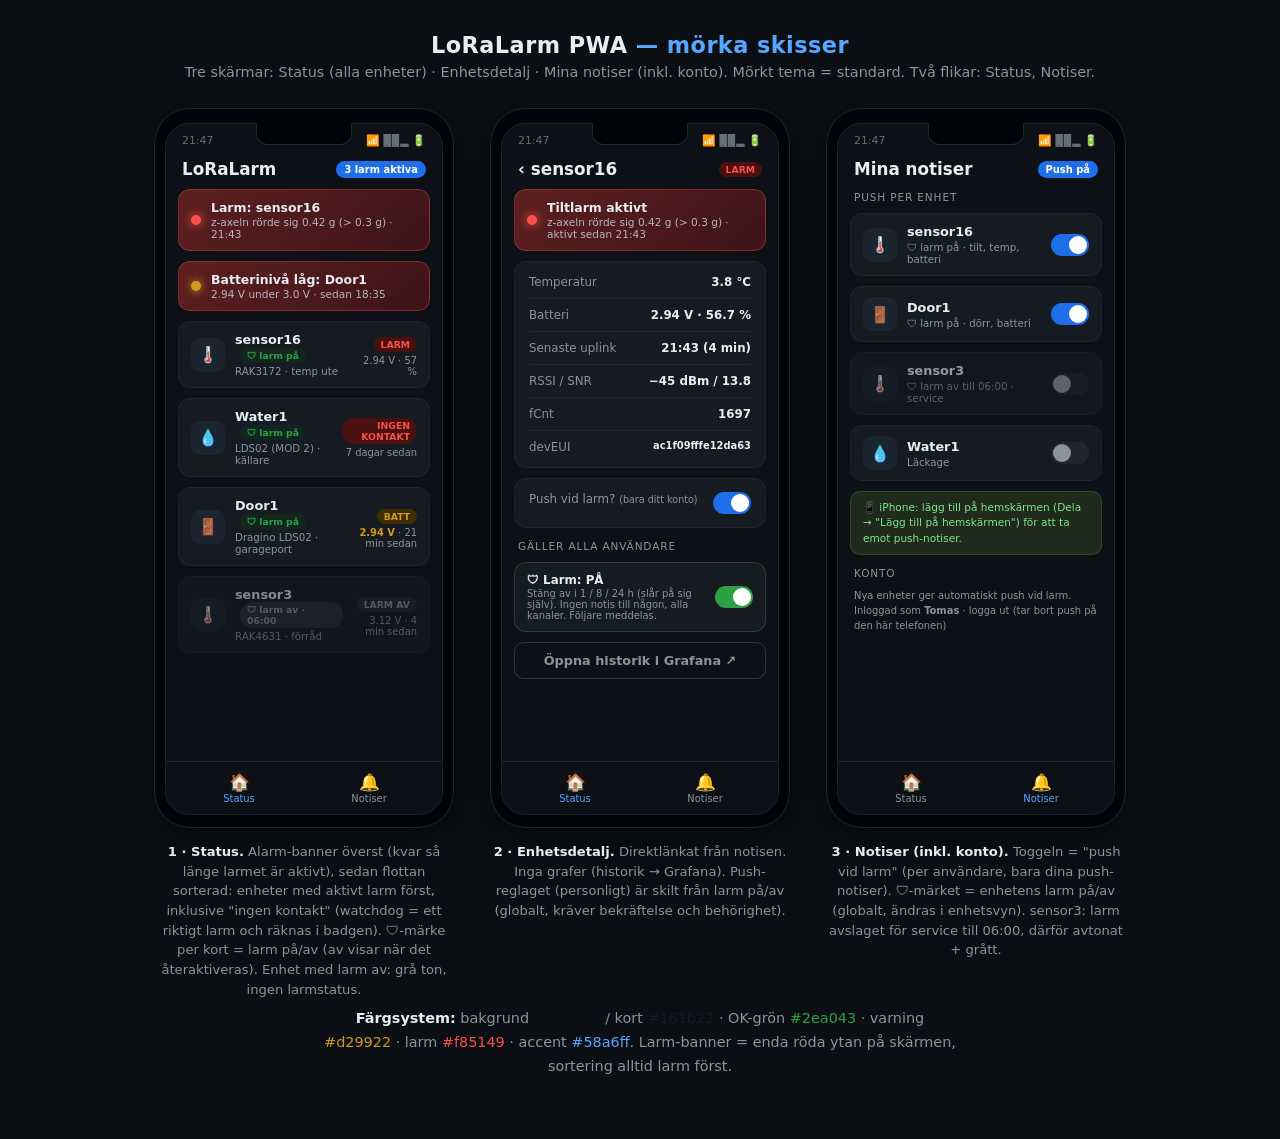
<file: PWA/docs/pwa-mockup.html>
<!doctype html>
<html lang="sv">
<head>
<meta charset="UTF-8" />
<meta name="viewport" content="width=device-width, initial-scale=1.0" />
<title>LoRaLarm PWA — mörka skisser</title>
<style>
  :root{
    font-family: Inter, system-ui, -apple-system, sans-serif;
    color-scheme: dark;
  }
  *{box-sizing:border-box;margin:0;padding:0}
  body{
    background:#0b0f14;
    color:#e6edf3;
    padding:32px 20px 60px;
    display:flex;
    flex-direction:column;
    align-items:center;
    gap:28px;
  }
  h1{font-size:1.4rem;font-weight:700;letter-spacing:.02em}
  h1 span{color:#58a6ff;font-weight:600}
  .sub{color:#8b949e;font-size:.9rem;margin-top:-22px}
  .row{display:flex;flex-wrap:wrap;gap:36px;justify-content:center}

  /* phone frame */
  .phone{
    width:300px;height:720px;
    background:#010409;
    border:1px solid #21262d;
    border-radius:36px;
    padding:14px 10px 12px;
    box-shadow:0 12px 40px rgba(0,0,0,.55);
    display:flex;flex-direction:column;
    overflow:hidden;
  }
  .notch{width:96px;height:22px;background:#010409;border-radius:0 0 12px 12px;margin:0 auto -22px;position:relative;z-index:3;border:1px solid #21262d;border-top:none}
  .screen{
    flex:1;background:#0d1117;border-radius:24px;
    display:flex;flex-direction:column;overflow:hidden;
    border:1px solid #1c2430;
  }
  .caption{margin-top:14px;text-align:center;color:#8b949e;font-size:.82rem;line-height:1.5;max-width:300px}
  .caption b{color:#e6edf3}

  /* app chrome */
  .statusbar{display:flex;justify-content:space-between;padding:10px 16px 4px;font-size:.68rem;color:#656d76}
  .appbar{display:flex;align-items:center;justify-content:space-between;padding:8px 16px 10px}
  .appbar h2{font-size:1.05rem;font-weight:700}
  .badge{font-size:.62rem;background:#1f6feb;color:#fff;padding:3px 8px;border-radius:999px;font-weight:600}
  .content{flex:1;overflow:hidden;padding:0 12px 12px;display:flex;flex-direction:column;gap:10px}
  .tabbar{display:flex;border-top:1px solid #1c2430;background:#0d1117;padding:6px 8px 10px}
  .tabbar div{flex:1;text-align:center;font-size:.62rem;color:#8b949e;padding-top:4px}
  .tabbar div.on{color:#58a6ff}
  .tabbar .ic{display:block;font-size:1.05rem;margin-bottom:1px}

  /* alarm banner */
  .banner{
    background:linear-gradient(135deg,#5d1f1f,#3d1418);
    border:1px solid #f8514955;
    border-radius:12px;padding:10px 12px;
    display:flex;gap:10px;align-items:center;
  }
  .banner.ok{background:linear-gradient(135deg,#12261f,#0f1a17);border-color:#2ea04355}
  .banner .dot{width:10px;height:10px;border-radius:50%;background:#f85149;box-shadow:0 0 10px #f85149;flex:none}
  .banner.ok .dot{background:#2ea043;box-shadow:0 0 10px #2ea043}
  .banner .t{font-size:.78rem;font-weight:700}
  .banner .d{font-size:.66rem;color:#c9d1d9;opacity:.85;margin-top:1px}

  /* device card */
  .card{
    background:#161b22;border:1px solid #21262d;border-radius:12px;
    padding:10px 12px;display:flex;align-items:center;gap:10px;
  }
  .card .ic{width:34px;height:34px;border-radius:9px;background:#1c2430;display:flex;align-items:center;justify-content:center;font-size:1rem;flex:none}
  .card .nm{font-size:.8rem;font-weight:600}
  .card .meta{font-size:.64rem;color:#8b949e;margin-top:2px}
  .card .right{margin-left:auto;text-align:right}
  .pill{display:inline-block;font-size:.58rem;padding:2px 7px;border-radius:999px;font-weight:600}
  .pill.ok{background:#0d2818;color:#2ea043}
  .pill.warn{background:#3d2d00;color:#d29922}
  .pill.alarm{background:#4a1010;color:#f85149}
  .pill.off{background:#21262d;color:#8b949e}
  .arm{display:inline-flex;align-items:center;gap:3px;font-size:.58rem;font-weight:600;padding:2px 7px;border-radius:999px;margin-left:5px;vertical-align:middle}
  .arm.on{background:#12261f;color:#2ea043}
  .arm.off{background:#2d2d35;color:#8b949e}
  .armswitch{margin-left:auto;width:38px;height:22px;border-radius:999px;background:#21262d;position:relative;flex:none;cursor:pointer}
  .armswitch::after{content:"";position:absolute;top:2px;left:2px;width:18px;height:18px;border-radius:50%;background:#8b949e;transition:.2s}
  .armswitch.on{background:#2ea043}
  .armswitch.on::after{left:18px;background:#fff}
  .armrow{display:flex;align-items:center;gap:10px;background:#161b22;border:1px solid #2ea04355;border-radius:12px;padding:10px 12px}
  .armrow .lbl{font-size:.74rem;font-weight:700}
  .armrow .sub2{font-size:.62rem;color:#8b949e;margin-top:1px}
  .batt{font-size:.62rem;color:#8b949e;margin-top:3px}
  .batt b{color:#d29922;font-weight:700}
  .batt b.low{color:#f85149}

  /* toggle */
  .tg{margin-left:auto;width:38px;height:22px;border-radius:999px;background:#21262d;position:relative;flex:none}
  .tg::after{content:"";position:absolute;top:2px;left:2px;width:18px;height:18px;border-radius:50%;background:#8b949e;transition:.2s}
  .tg.on{background:#1f6feb}
  .tg.on::after{left:18px;background:#fff}

  /* detail screen */
  .kv{background:#161b22;border:1px solid #21262d;border-radius:12px;padding:4px 14px}
  .kv .rowk{display:flex;justify-content:space-between;padding:9px 0;border-bottom:1px solid #21262d;font-size:.74rem}
  .kv .rowk:last-child{border-bottom:none}
  .kv .k{color:#8b949e}
  .kv .v{font-weight:600}

  /* settings */
  .sect{font-size:.66rem;color:#8b949e;text-transform:uppercase;letter-spacing:.08em;padding:2px 4px 0}
  .hint{font-size:.62rem;color:#8b949e;line-height:1.5;padding:0 4px}
  .ios-hint{background:#1f2a1d;border:1px solid #2ea04355;border-radius:10px;padding:8px 12px;font-size:.66rem;color:#7ee787;line-height:1.45}
  .login{display:flex;flex-direction:column;gap:8px;padding:8px 4px}
  input.pin{
    background:#0d1117;border:1px solid #30363d;color:#e6edf3;
    border-radius:10px;padding:10px 12px;font-size:.85rem;letter-spacing:.3em;text-align:center;width:100%;
  }
  .btn{
    background:#1f6feb;color:#fff;border:none;border-radius:10px;
    padding:10px;font-size:.8rem;font-weight:600;width:100%;text-align:center;
  }
  .btn.ghost{background:transparent;border:1px solid #30363d;color:#8b949e}
  .foot{font-size:.6rem;color:#484f58;text-align:center;padding-top:4px}
</style>
</head>
<body>

<h1>LoRaLarm PWA <span>— mörka skisser</span></h1>
<div class="sub">Tre skärmar: Status (alla enheter) · Enhetsdetalj · Mina notiser (inkl. konto). Mörkt tema = standard. Två flikar: Status, Notiser.</div>

<div class="row">

  <!-- ================= SCREEN 1: STATUS ================= -->
  <div>
  <div class="phone">
    <div class="notch"></div>
    <div class="screen">
      <div class="statusbar"><span>21:47</span><span>📶 ▉▉▂ 🔋</span></div>
      <div class="appbar">
        <h2>LoRaLarm</h2>
        <span class="badge">3 larm aktiva</span>
      </div>
      <div class="content">
        <div class="banner">
          <div class="dot"></div>
          <div>
            <div class="t">Larm: sensor16</div>
            <div class="d">z-axeln rörde sig 0.42 g (&gt; 0.3 g) · 21:43</div>
          </div>
        </div>
        <div class="banner">
          <div class="dot" style="background:#d29922;box-shadow:0 0 10px #d29922"></div>
          <div>
            <div class="t">Batterinivå låg: Door1</div>
            <div class="d">2.94 V under 3.0 V · sedan 18:35</div>
          </div>
        </div>
        <div class="card">
          <div class="ic">🌡️</div>
          <div>
            <div class="nm">sensor16 <span class="arm on">🛡 larm på</span></div>
            <div class="meta">RAK3172 · temp ute</div>
          </div>
          <div class="right">
            <span class="pill alarm">LARM</span>
            <div class="batt">2.94 V · 57 %</div>
          </div>
        </div>
        <div class="card">
          <div class="ic">💧</div>
          <div>
            <div class="nm">Water1 <span class="arm on">🛡 larm på</span></div>
            <div class="meta">LDS02 (MOD 2) · källare</div>
          </div>
          <div class="right">
            <span class="pill alarm">INGEN KONTAKT</span>
            <div class="batt">7 dagar sedan</div>
          </div>
        </div>
        <div class="card">
          <div class="ic">🚪</div>
          <div>
            <div class="nm">Door1 <span class="arm on">🛡 larm på</span></div>
            <div class="meta">Dragino LDS02 · garageport</div>
          </div>
          <div class="right">
            <span class="pill warn">BATT</span>
            <div class="batt"><b>2.94 V</b> · 21 min sedan</div>
          </div>
        </div>
        <div class="card" style="opacity:.55">
          <div class="ic">🌡️</div>
          <div>
            <div class="nm">sensor3 <span class="arm off">🛡 larm av · 06:00</span></div>
            <div class="meta">RAK4631 · förråd</div>
          </div>
          <div class="right">
            <span class="pill off">LARM AV</span>
            <div class="batt">3.12 V · 4 min sedan</div>
          </div>
        </div>
      </div>
      <div class="tabbar">
        <div class="on"><span class="ic">🏠</span>Status</div>
        <div><span class="ic">🔔</span>Notiser</div>
      </div>
    </div>
  </div>
  <div class="caption"><b>1 · Status.</b> Alarm-banner överst (kvar så länge larmet är aktivt), sedan flottan sorterad: enheter med aktivt larm först, inklusive "ingen kontakt" (watchdog = ett riktigt larm och räknas i badgen). 🛡-märke per kort = larm på/av (av visar när det återaktiveras). Enhet med larm av: grå ton, ingen larmstatus.</div>
  </div>

  <!-- ================= SCREEN 2: DEVICE DETAIL ================= -->
  <div>
  <div class="phone">
    <div class="notch"></div>
    <div class="screen">
      <div class="statusbar"><span>21:47</span><span>📶 ▉▉▂ 🔋</span></div>
      <div class="appbar">
        <h2>‹ sensor16</h2>
        <span class="pill alarm">LARM</span>
      </div>
      <div class="content">
        <div class="banner">
          <div class="dot"></div>
          <div>
            <div class="t">Tiltlarm aktivt</div>
            <div class="d">z-axeln rörde sig 0.42 g (&gt; 0.3 g) · aktivt sedan 21:43</div>
          </div>
        </div>
        <div class="kv">
          <div class="rowk"><span class="k">Temperatur</span><span class="v">3.8 °C</span></div>
          <div class="rowk"><span class="k">Batteri</span><span class="v">2.94 V · 56.7 %</span></div>
          <div class="rowk"><span class="k">Senaste uplink</span><span class="v">21:43 (4 min)</span></div>
          <div class="rowk"><span class="k">RSSI / SNR</span><span class="v">−45 dBm / 13.8</span></div>
          <div class="rowk"><span class="k">fCnt</span><span class="v">1697</span></div>
          <div class="rowk"><span class="k">devEUI</span><span class="v" style="font-size:.62rem">ac1f09fffe12da63</span></div>
        </div>
        <div class="kv">
          <div class="rowk"><span class="k">Push vid larm? <span style="font-size:.6rem">(bara ditt konto)</span></span><span class="tg on"></span></div>
        </div>
        <div class="sect">Gäller alla användare</div>
        <div class="armrow">
          <div>
            <div class="lbl">🛡 Larm: PÅ</div>
            <div class="sub2">Stäng av i 1 / 8 / 24 h (slår på sig själv). Ingen notis till någon, alla kanaler. Följare meddelas.</div>
          </div>
          <span class="armswitch on"></span>
        </div>
        <div class="btn ghost">Öppna historik i Grafana ↗</div>
      </div>
      <div class="tabbar">
        <div class="on"><span class="ic">🏠</span>Status</div>
        <div><span class="ic">🔔</span>Notiser</div>
      </div>
    </div>
  </div>
  <div class="caption"><b>2 · Enhetsdetalj.</b> Direktlänkat från notisen. Inga grafer (historik → Grafana). Push-reglaget (personligt) är skilt från larm på/av (globalt, kräver bekräftelse och behörighet).</div>
  </div>

  <!-- ================= SCREEN 3: NOTIFICATIONS / SETTINGS ================= -->
  <div>
  <div class="phone">
    <div class="notch"></div>
    <div class="screen">
      <div class="statusbar"><span>21:47</span><span>📶 ▉▉▂ 🔋</span></div>
      <div class="appbar">
        <h2>Mina notiser</h2>
        <span class="badge">Push på</span>
      </div>
      <div class="content">
        <div class="sect">Push per enhet</div>
        <div class="card">
          <div class="ic">🌡️</div>
          <div><div class="nm">sensor16</div><div class="meta">🛡 larm på · tilt, temp, batteri</div></div>
          <span class="tg on"></span>
        </div>
        <div class="card">
          <div class="ic">🚪</div>
          <div><div class="nm">Door1</div><div class="meta">🛡 larm på · dörr, batteri</div></div>
          <span class="tg on"></span>
        </div>
        <div class="card" style="opacity:.62">
          <div class="ic">🌡️</div>
          <div><div class="nm">sensor3</div><div class="meta">🛡 larm av till 06:00 · service</div></div>
          <span class="tg"></span>
        </div>
        <div class="card">
          <div class="ic">💧</div>
          <div><div class="nm">Water1</div><div class="meta">Läckage</div></div>
          <span class="tg"></span>
        </div>
        <div class="ios-hint">📱 iPhone: lägg till på hemskärmen (Dela → "Lägg till på hemskärmen") för att ta emot push-notiser.</div>
        <div class="sect">Konto</div>
        <div class="hint">Nya enheter ger automatiskt push vid larm. Inloggad som <b>Tomas</b> · logga ut (tar bort push på den här telefonen)</div>
      </div>
      <div class="tabbar">
        <div><span class="ic">🏠</span>Status</div>
        <div class="on"><span class="ic">🔔</span>Notiser</div>
      </div>
    </div>
  </div>
  <div class="caption"><b>3 · Notiser (inkl. konto).</b> Toggeln = "push vid larm" (per användare, bara dina push-notiser). 🛡-märket = enhetens larm på/av (globalt, ändras i enhetsvyn). sensor3: larm avslaget för service till 06:00, därför avtonat + grått.</div>
  </div>

</div>

<div class="sub" style="max-width:640px;text-align:center;line-height:1.7">
  <b style="color:#e6edf3">Färgsystem:</b> bakgrund <span style="color:#0d1117">#0d1117</span> / kort <span style="color:#161b22">#161b22</span> ·
  OK-grön <span style="color:#2ea043">#2ea043</span> · varning <span style="color:#d29922">#d29922</span> ·
  larm <span style="color:#f85149">#f85149</span> · accent <span style="color:#58a6ff">#58a6ff</span>.
  Larm-banner = enda röda ytan på skärmen, sortering alltid larm först.
</div>

</body>
</html>
</file>
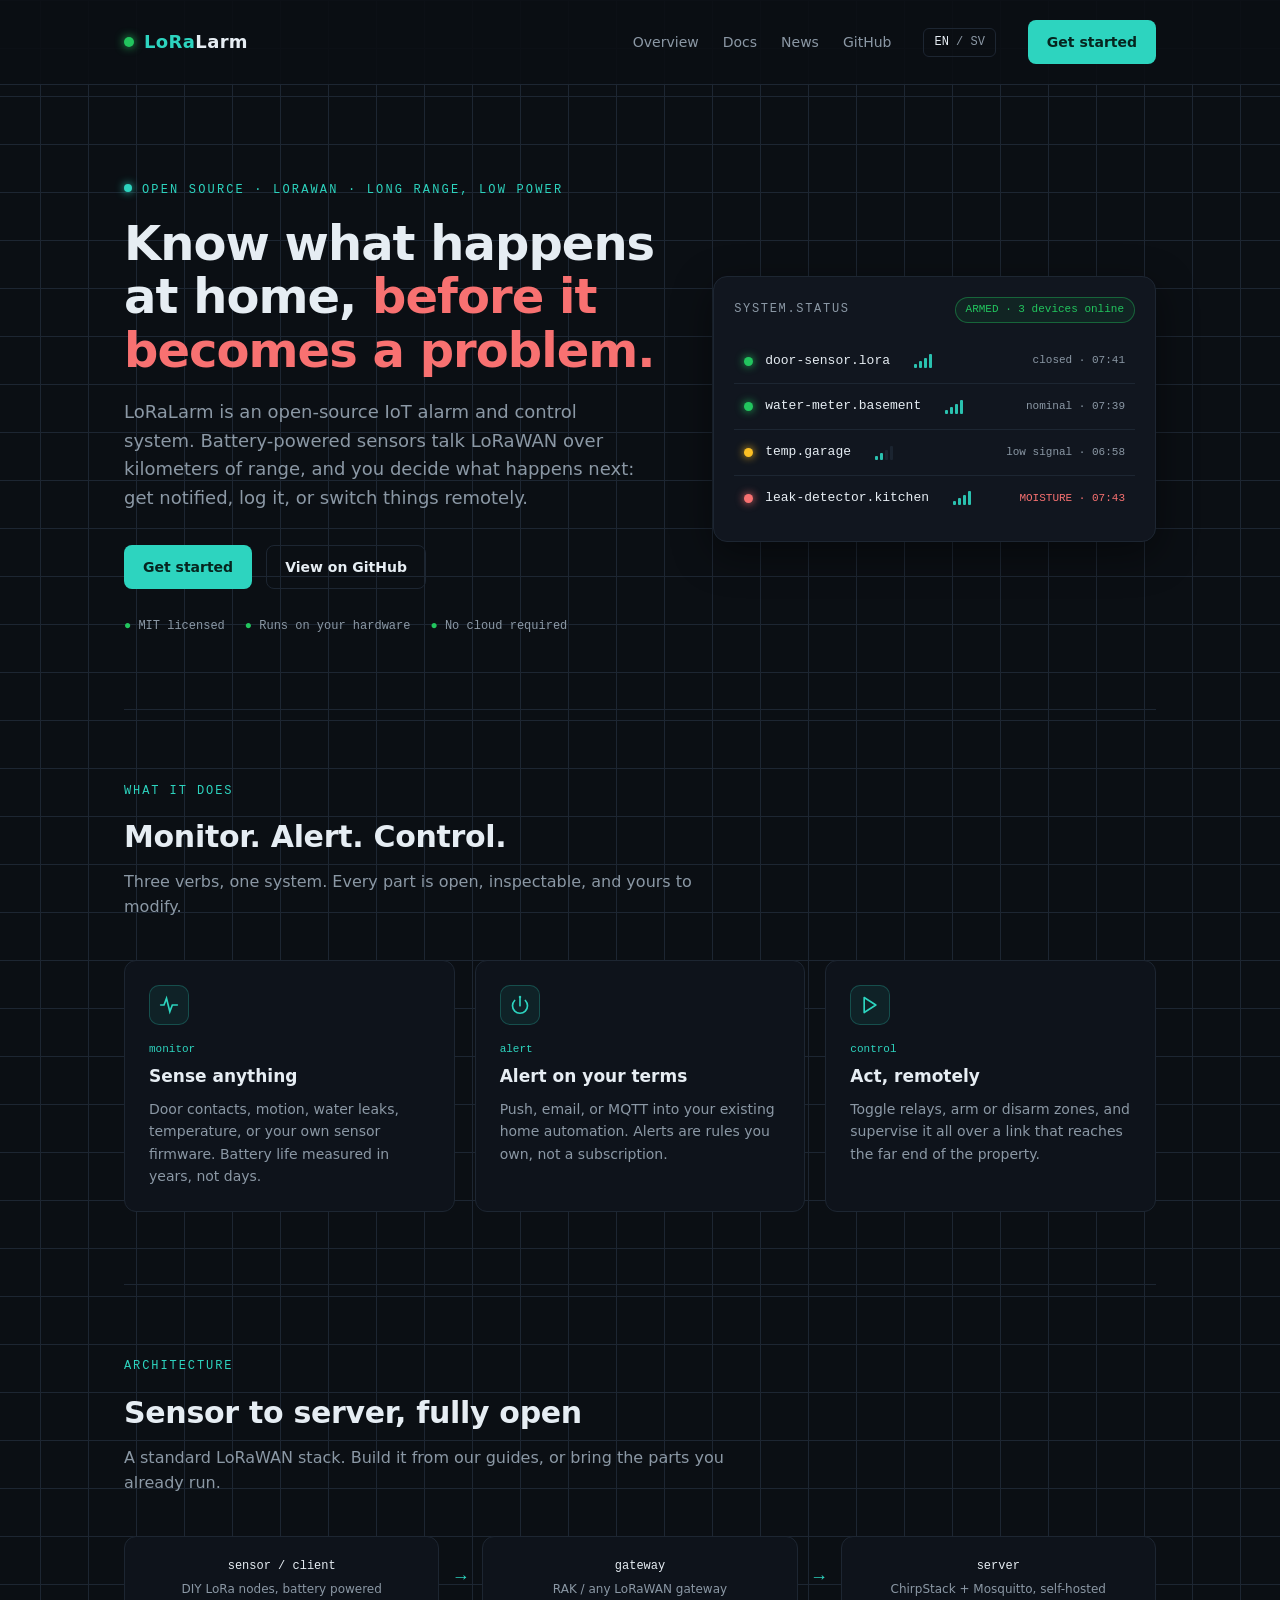
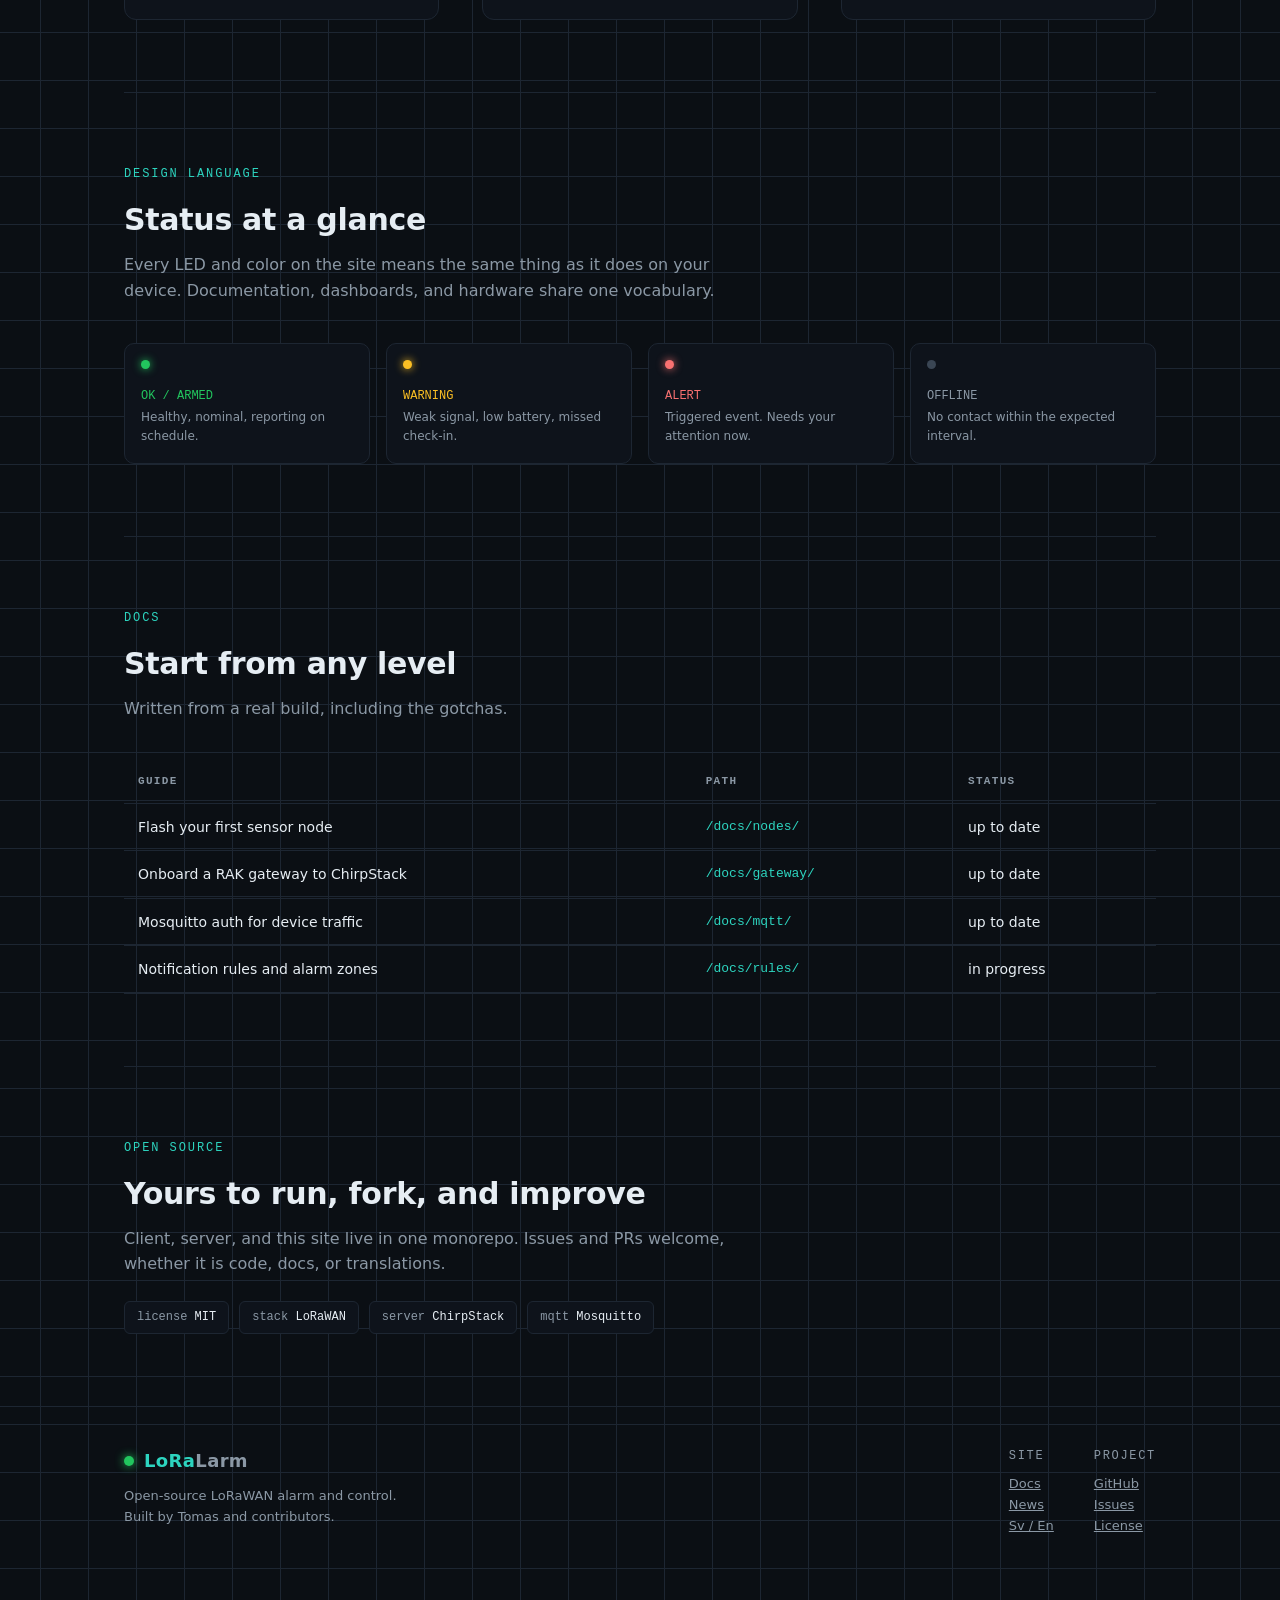
<file: site/docs/dark_mockup.html>
<!doctype html>
<html lang="en">
<head>
<meta charset="UTF-8" />
<meta name="viewport" content="width=device-width, initial-scale=1.0" />
<title>loralarm.org: Signal &amp; Status design mockup</title>
<style>
  :root {
    --bg: #0b0f14;
    --bg-panel: #11161f;
    --bg-panel-2: #0e131b;
    --line: #1d2632;
    --text: #e6edf3;
    --text-muted: #8b98a5;
    --accent: #2dd4bf;
    --accent-dim: #164e4a;
    --ok: #22c55e;
    --alert: #f87171;
    --warn: #fbbf24;
    --mono: ui-monospace, "SF Mono", "Cascadia Code", Menlo, Consolas, monospace;
    --sans: system-ui, "Segoe UI", Roboto, "Helvetica Neue", sans-serif;
  }
  * { box-sizing: border-box; margin: 0; padding: 0; }
  body {
    background: var(--bg);
    color: var(--text);
    font-family: var(--sans);
    line-height: 1.6;
    background-image:
      linear-gradient(var(--line) 1px, transparent 1px),
      linear-gradient(90deg, var(--line) 1px, transparent 1px);
    background-size: 48px 48px;
    background-position: center top;
  }
  .wrap { max-width: 1080px; margin: 0 auto; padding: 0 24px; }

  /* Nav */
  nav {
    display: flex; align-items: center; gap: 32px;
    padding: 20px 0;
    border-bottom: 1px solid var(--line);
    background: rgba(11,15,20,0.92);
    position: sticky; top: 0;
  }
  .logo { display: flex; align-items: center; gap: 10px; font-weight: 700; font-size: 18px; letter-spacing: 0.02em; }
  .logo .dot { width: 10px; height: 10px; border-radius: 50%; background: var(--ok); box-shadow: 0 0 10px var(--ok); }
  .logo .lora { color: var(--accent); }
  nav .links { display: flex; gap: 24px; margin-left: auto; }
  nav .links a { color: var(--text-muted); text-decoration: none; font-size: 14px; }
  nav .links a:hover { color: var(--text); }
  .lang { font-family: var(--mono); font-size: 12px; color: var(--text-muted); border: 1px solid var(--line); border-radius: 6px; padding: 4px 10px; }
  .lang b { color: var(--text); font-weight: 500; }
  .btn {
    display: inline-block; text-decoration: none; font-size: 14px; font-weight: 600;
    padding: 10px 18px; border-radius: 8px; border: 1px solid transparent;
  }
  .btn-primary { background: var(--accent); color: #06251f; }
  .btn-primary:hover { filter: brightness(1.1); }
  .btn-ghost { border-color: var(--line); color: var(--text); }
  .btn-ghost:hover { border-color: var(--accent); color: var(--accent); }

  /* Hero */
  header.hero { padding: 96px 0 72px; display: grid; grid-template-columns: 1.1fr 0.9fr; gap: 48px; align-items: center; }
  .kicker { font-family: var(--mono); font-size: 12px; color: var(--accent); letter-spacing: 0.18em; text-transform: uppercase; margin-bottom: 16px; }
  .kicker::before { content: ""; display: inline-block; width: 8px; height: 8px; border-radius: 50%; background: var(--accent); box-shadow: 0 0 8px var(--accent); margin-right: 10px; vertical-align: 1px; }
  h1 { font-size: 48px; line-height: 1.12; letter-spacing: -0.02em; margin-bottom: 20px; }
  h1 .status-word { color: var(--alert); }
  .lede { color: var(--text-muted); font-size: 18px; max-width: 46ch; margin-bottom: 32px; }
  .hero-ctas { display: flex; gap: 14px; margin-bottom: 28px; }
  .meta-row { font-family: var(--mono); font-size: 12px; color: var(--text-muted); display: flex; gap: 20px; flex-wrap: wrap; }
  .meta-row span::before { content: "● "; color: var(--ok); }

  /* Status panel card */
  .panel {
    background: var(--bg-panel); border: 1px solid var(--line); border-radius: 14px;
    padding: 20px; box-shadow: 0 12px 40px rgba(0,0,0,0.45);
  }
  .panel-head { display: flex; justify-content: space-between; align-items: center; margin-bottom: 16px; }
  .panel-title { font-family: var(--mono); font-size: 12px; letter-spacing: 0.14em; text-transform: uppercase; color: var(--text-muted); }
  .pill { font-family: var(--mono); font-size: 11px; padding: 3px 10px; border-radius: 99px; border: 1px solid; }
  .pill-ok { color: var(--ok); border-color: rgba(34,197,94,0.4); background: rgba(34,197,94,0.08); }
  .pill-warn { color: var(--warn); border-color: rgba(251,191,36,0.4); background: rgba(251,191,36,0.08); }
  .pill-alert { color: var(--alert); border-color: rgba(248,113,113,0.4); background: rgba(248,113,113,0.08); }
  .device { display: flex; align-items: center; gap: 12px; padding: 12px 10px; border-bottom: 1px solid var(--line); }
  .device:last-child { border-bottom: none; }
  .led { width: 9px; height: 9px; border-radius: 50%; flex: none; }
  .led-ok { background: var(--ok); box-shadow: 0 0 8px var(--ok); }
  .led-warn { background: var(--warn); box-shadow: 0 0 8px var(--warn); }
  .led-alert { background: var(--alert); box-shadow: 0 0 8px var(--alert); animation: blink 1.4s infinite; }
  @keyframes blink { 50% { opacity: 0.25; } }
  .device .name { font-family: var(--mono); font-size: 13px; }
  .device .state { margin-left: auto; font-family: var(--mono); font-size: 11px; color: var(--text-muted); }
  .signal { display: flex; align-items: flex-end; gap: 2px; height: 14px; margin-left: 12px; }
  .signal i { width: 3px; background: var(--accent); border-radius: 1px; opacity: 0.9; }
  .signal i:nth-child(1) { height: 4px; } .signal i:nth-child(2) { height: 7px; }
  .signal i:nth-child(3) { height: 10px; } .signal i:nth-child(4) { height: 14px; }
  .signal.weak i:nth-child(3), .signal.weak i:nth-child(4) { background: var(--line); }

  /* Sections */
  section { padding: 72px 0; border-top: 1px solid var(--line); }
  h2 { font-size: 30px; letter-spacing: -0.01em; margin-bottom: 8px; }
  .section-kicker { font-family: var(--mono); font-size: 12px; color: var(--accent); letter-spacing: 0.16em; text-transform: uppercase; margin-bottom: 12px; }
  .section-sub { color: var(--text-muted); max-width: 60ch; margin-bottom: 40px; }
  .cards { display: grid; grid-template-columns: repeat(3, 1fr); gap: 20px; }
  .card { background: var(--bg-panel-2); border: 1px solid var(--line); border-radius: 12px; padding: 24px; }
  .card .icon { width: 40px; height: 40px; border-radius: 10px; display: grid; place-items: center; margin-bottom: 16px; background: rgba(45,212,191,0.08); border: 1px solid rgba(45,212,191,0.25); }
  .card h3 { font-size: 17px; margin-bottom: 8px; }
  .card h3 em { font-style: normal; }
  .card p { font-size: 14px; color: var(--text-muted); }
  .card .tag { font-family: var(--mono); font-size: 11px; color: var(--accent); display: block; margin-bottom: 4px; }

  /* Flow diagram */
  .flow { display: grid; grid-template-columns: 1fr auto 1fr auto 1fr; gap: 16px; align-items: stretch; margin-top: 8px; }
  .node { background: var(--bg-panel-2); border: 1px solid var(--line); border-radius: 12px; padding: 20px; text-align: center; }
  .node .mono-label { font-family: var(--mono); font-size: 12px; color: var(--text); margin-bottom: 4px; }
  .node .node-sub { font-size: 12px; color: var(--text-muted); }
  .arrow { display: grid; place-items: center; color: var(--accent); font-family: var(--mono); font-size: 18px; }

  /* Legend */
  .legend { display: grid; grid-template-columns: repeat(4, 1fr); gap: 16px; }
  .legend-item { border: 1px solid var(--line); border-radius: 10px; padding: 16px; background: var(--bg-panel-2); }
  .legend-item .led { margin-bottom: 10px; }
  .legend-item .l-name { font-family: var(--mono); font-size: 12px; margin-bottom: 2px; }
  .legend-item .l-desc { font-size: 12px; color: var(--text-muted); }

  /* Docs table */
  table { width: 100%; border-collapse: collapse; font-size: 14px; }
  th { font-family: var(--mono); font-size: 11px; text-transform: uppercase; letter-spacing: 0.12em; color: var(--text-muted); text-align: left; padding: 12px 14px; border-bottom: 1px solid var(--line); }
  td { padding: 12px 14px; border-bottom: 1px solid var(--line); }
  td.mono { font-family: var(--mono); font-size: 13px; color: var(--accent); }

  /* Open source band */
  .os-band { display: flex; gap: 24px; align-items: center; justify-content: space-between; flex-wrap: wrap; }
  .badges { display: flex; gap: 10px; flex-wrap: wrap; }
  .badge { font-family: var(--mono); font-size: 12px; border: 1px solid var(--line); background: var(--bg-panel-2); border-radius: 6px; padding: 6px 12px; color: var(--text-muted); }
  .badge b { color: var(--text); font-weight: 500; }

  footer { border-top: 1px solid var(--line); padding: 40px 0 64px; color: var(--text-muted); font-size: 13px; }
  footer .cols { display: flex; justify-content: space-between; gap: 32px; flex-wrap: wrap; }
  footer a { color: var(--text-muted); }

  @media (max-width: 860px) {
    header.hero, .cards, .flow, .legend { grid-template-columns: 1fr; }
    .flow .arrow { transform: rotate(90deg); padding: 4px 0; }
    h1 { font-size: 34px; }
    nav .links { display: none; }
  }
</style>
</head>
<body>

<nav>
  <div class="wrap" style="display:flex;align-items:center;gap:32px;width:100%;">
    <div class="logo"><span class="dot"></span><span><span class="lora">LoRa</span>Larm</span></div>
    <div class="links">
      <a href="#">Overview</a>
      <a href="#">Docs</a>
      <a href="#">News</a>
      <a href="#">GitHub</a>
    </div>
    <span class="lang"><b>EN</b> / SV</span>
    <a class="btn btn-primary" href="#">Get started</a>
  </div>
</nav>

<div class="wrap">

<header class="hero">
  <div>
    <div class="kicker">Open source &middot; LoRaWAN &middot; Long range, low power</div>
    <h1>Know what happens at home, <span class="status-word">before it becomes a problem.</span></h1>
    <p class="lede">LoRaLarm is an open-source IoT alarm and control system. Battery-powered sensors talk LoRaWAN over kilometers of range, and you decide what happens next: get notified, log it, or switch things remotely.</p>
    <div class="hero-ctas">
      <a class="btn btn-primary" href="#">Get started</a>
      <a class="btn btn-ghost" href="#">View on GitHub</a>
    </div>
    <div class="meta-row">
      <span>MIT licensed</span>
      <span>Runs on your hardware</span>
      <span>No cloud required</span>
    </div>
  </div>
  <div class="panel">
    <div class="panel-head">
      <span class="panel-title">system.status</span>
      <span class="pill pill-ok">ARMED &middot; 3 devices online</span>
    </div>
    <div class="device">
      <span class="led led-ok"></span>
      <span class="name">door-sensor.lora</span>
      <span class="signal"><i></i><i></i><i></i><i></i></span>
      <span class="state">closed &middot; 07:41</span>
    </div>
    <div class="device">
      <span class="led led-ok"></span>
      <span class="name">water-meter.basement</span>
      <span class="signal"><i></i><i></i><i></i><i></i></span>
      <span class="state">nominal &middot; 07:39</span>
    </div>
    <div class="device">
      <span class="led led-warn"></span>
      <span class="name">temp.garage</span>
      <span class="signal weak"><i></i><i></i><i></i><i></i></span>
      <span class="state">low signal &middot; 06:58</span>
    </div>
    <div class="device">
      <span class="led led-alert"></span>
      <span class="name">leak-detector.kitchen</span>
      <span class="signal"><i></i><i></i><i></i><i></i></span>
      <span class="state" style="color:var(--alert)">MOISTURE &middot; 07:43</span>
    </div>
  </div>
</header>

<section>
  <div class="section-kicker">What it does</div>
  <h2>Monitor. Alert. Control.</h2>
  <p class="section-sub">Three verbs, one system. Every part is open, inspectable, and yours to modify.</p>
  <div class="cards">
    <div class="card">
      <div class="icon"><svg width="20" height="20" viewBox="0 0 24 24" fill="none" stroke="#2dd4bf" stroke-width="2" stroke-linecap="round"><path d="M2 12h4l3-8 4 16 3-8h6"/></svg></div>
      <span class="tag">monitor</span>
      <h3>Sense anything</h3>
      <p>Door contacts, motion, water leaks, temperature, or your own sensor firmware. Battery life measured in years, not days.</p>
    </div>
    <div class="card">
      <div class="icon"><svg width="20" height="20" viewBox="0 0 24 24" fill="none" stroke="#2dd4bf" stroke-width="2" stroke-linecap="round"><path d="M12 3v10"/><path d="M18.4 6.6a9 9 0 1 1-12.8 0"/><circle cx="12" cy="2.5" r="0.5" fill="#2dd4bf"/></svg></div>
      <span class="tag">alert</span>
      <h3>Alert on your terms</h3>
      <p>Push, email, or MQTT into your existing home automation. Alerts are rules you own, not a subscription.</p>
    </div>
    <div class="card">
      <div class="icon"><svg width="20" height="20" viewBox="0 0 24 24" fill="none" stroke="#2dd4bf" stroke-width="2" stroke-linecap="round" stroke-linejoin="round"><polygon points="5 3 19 12 5 21 5 3" fill="none"/></svg></div>
      <span class="tag">control</span>
      <h3>Act, remotely</h3>
      <p>Toggle relays, arm or disarm zones, and supervise it all over a link that reaches the far end of the property.</p>
    </div>
  </div>
</section>

<section>
  <div class="section-kicker">Architecture</div>
  <h2>Sensor to server, fully open</h2>
  <p class="section-sub">A standard LoRaWAN stack. Build it from our guides, or bring the parts you already run.</p>
  <div class="flow">
    <div class="node">
      <div class="mono-label">sensor / client</div>
      <div class="node-sub">DIY LoRa nodes, battery powered</div>
    </div>
    <div class="arrow">&#8594;</div>
    <div class="node">
      <div class="mono-label">gateway</div>
      <div class="node-sub">RAK / any LoRaWAN gateway</div>
    </div>
    <div class="arrow">&#8594;</div>
    <div class="node">
      <div class="mono-label">server</div>
      <div class="node-sub">ChirpStack + Mosquitto, self-hosted</div>
    </div>
  </div>
</section>

<section>
  <div class="section-kicker">Design language</div>
  <h2>Status at a glance</h2>
  <p class="section-sub">Every LED and color on the site means the same thing as it does on your device. Documentation, dashboards, and hardware share one vocabulary.</p>
  <div class="legend">
    <div class="legend-item">
      <span class="led led-ok" style="display:inline-block"></span>
      <div class="l-name" style="color:var(--ok)">OK / ARMED</div>
      <div class="l-desc">Healthy, nominal, reporting on schedule.</div>
    </div>
    <div class="legend-item">
      <span class="led led-warn" style="display:inline-block"></span>
      <div class="l-name" style="color:var(--warn)">WARNING</div>
      <div class="l-desc">Weak signal, low battery, missed check-in.</div>
    </div>
    <div class="legend-item">
      <span class="led led-alert" style="display:inline-block"></span>
      <div class="l-name" style="color:var(--alert)">ALERT</div>
      <div class="l-desc">Triggered event. Needs your attention now.</div>
    </div>
    <div class="legend-item">
      <span class="led" style="display:inline-block;background:#3a4654"></span>
      <div class="l-name" style="color:#8b98a5">OFFLINE</div>
      <div class="l-desc">No contact within the expected interval.</div>
    </div>
  </div>
</section>

<section>
  <div class="section-kicker">Docs</div>
  <h2>Start from any level</h2>
  <p class="section-sub">Written from a real build, including the gotchas.</p>
  <table>
    <thead>
      <tr><th>Guide</th><th>Path</th><th>Status</th></tr>
    </thead>
    <tbody>
      <tr><td>Flash your first sensor node</td><td class="mono">/docs/nodes/</td><td>up to date</td></tr>
      <tr><td>Onboard a RAK gateway to ChirpStack</td><td class="mono">/docs/gateway/</td><td>up to date</td></tr>
      <tr><td>Mosquitto auth for device traffic</td><td class="mono">/docs/mqtt/</td><td>up to date</td></tr>
      <tr><td>Notification rules and alarm zones</td><td class="mono">/docs/rules/</td><td>in progress</td></tr>
    </tbody>
  </table>
</section>

<section>
  <div class="os-band">
    <div>
      <div class="section-kicker">Open source</div>
      <h2>Yours to run, fork, and improve</h2>
      <p class="section-sub" style="margin-bottom:0">Client, server, and this site live in one monorepo. Issues and PRs welcome, whether it is code, docs, or translations.</p>
    </div>
    <div class="badges">
      <span class="badge">license <b>MIT</b></span>
      <span class="badge">stack <b>LoRaWAN</b></span>
      <span class="badge">server <b>ChirpStack</b></span>
      <span class="badge">mqtt <b>Mosquitto</b></span>
    </div>
  </div>
</section>

</div>

<footer>
  <div class="wrap cols">
    <div>
      <div class="logo" style="margin-bottom:10px"><span class="dot"></span><span><span class="lora">LoRa</span>Larm</span></div>
      Open-source LoRaWAN alarm and control.<br />
      Built by Tomas and contributors.
    </div>
    <div style="display:flex;gap:40px;">
      <div>
        <div class="panel-title" style="margin-bottom:8px">Site</div>
        <a href="#">Docs</a><br /><a href="#">News</a><br /><a href="#">Sv / En</a>
      </div>
      <div>
        <div class="panel-title" style="margin-bottom:8px">Project</div>
        <a href="#">GitHub</a><br /><a href="#">Issues</a><br /><a href="#">License</a>
      </div>
    </div>
  </div>
</footer>

</body>
</html>
</file>
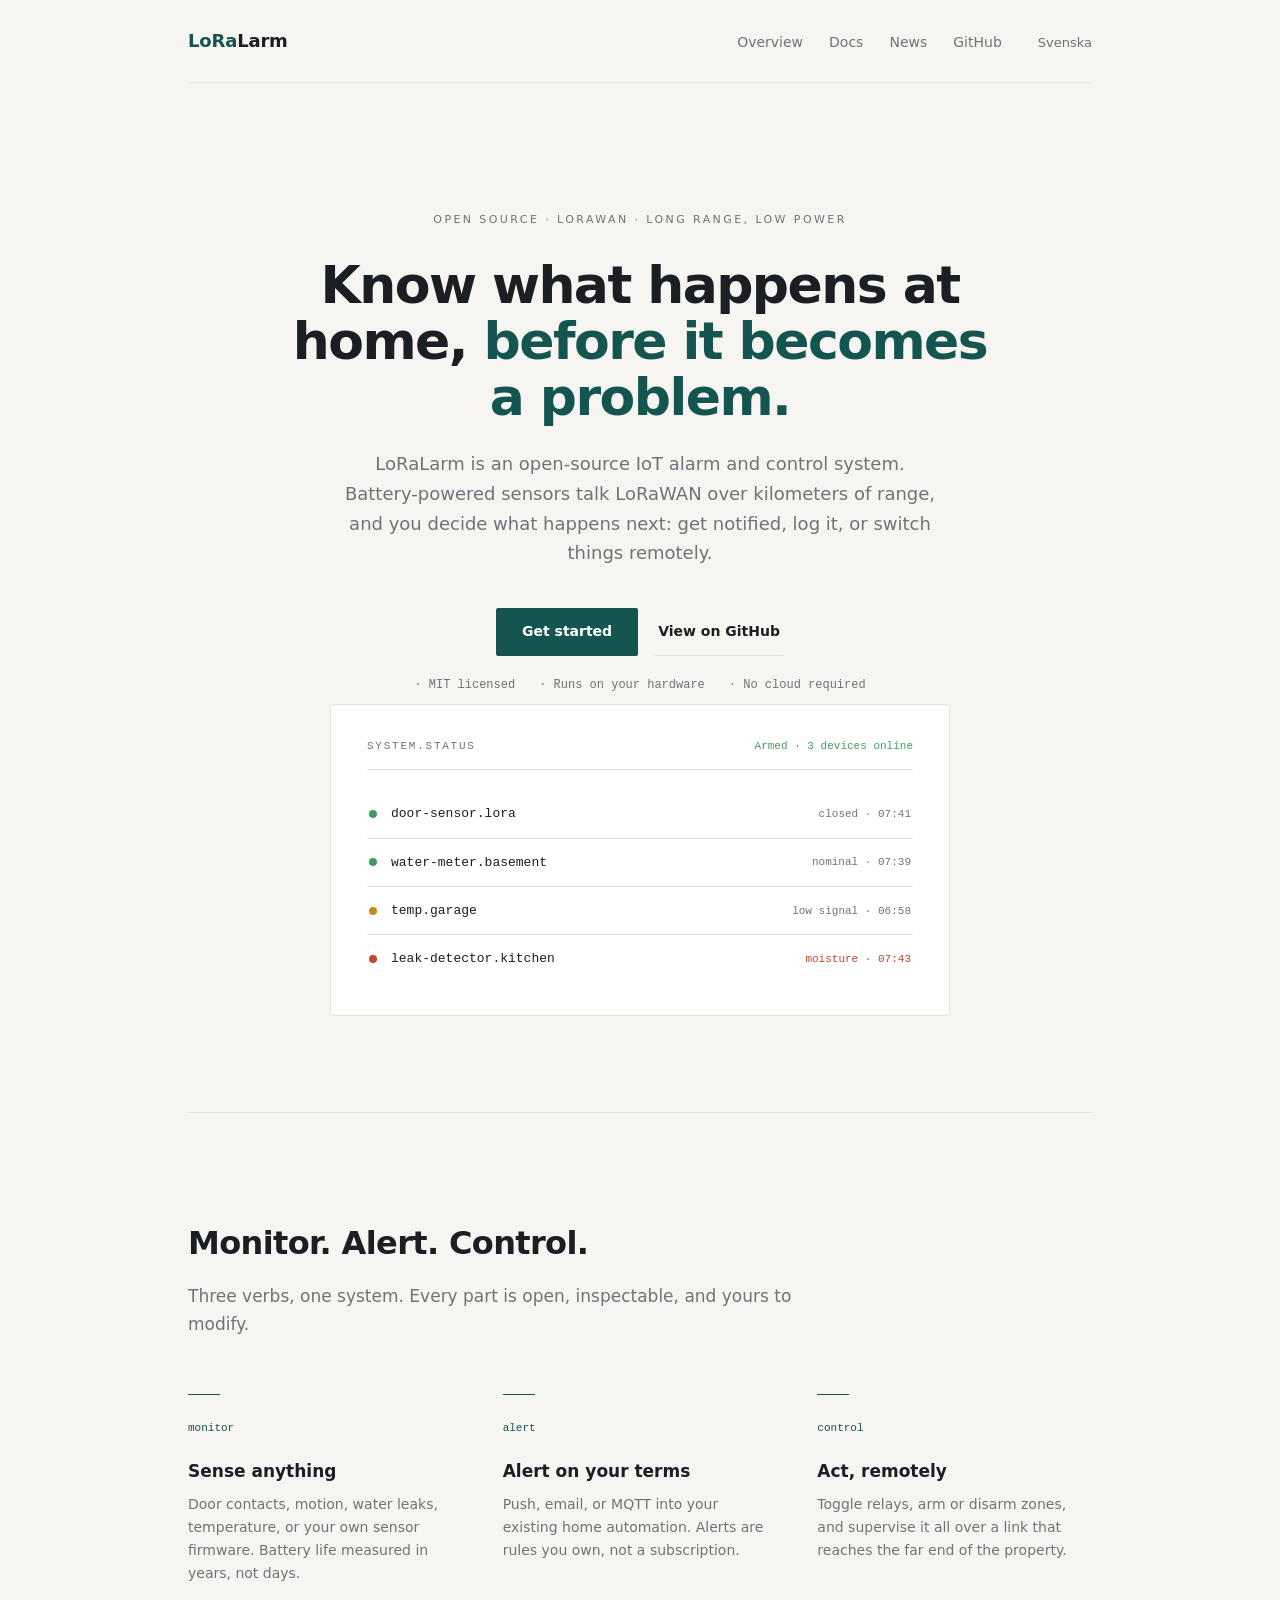
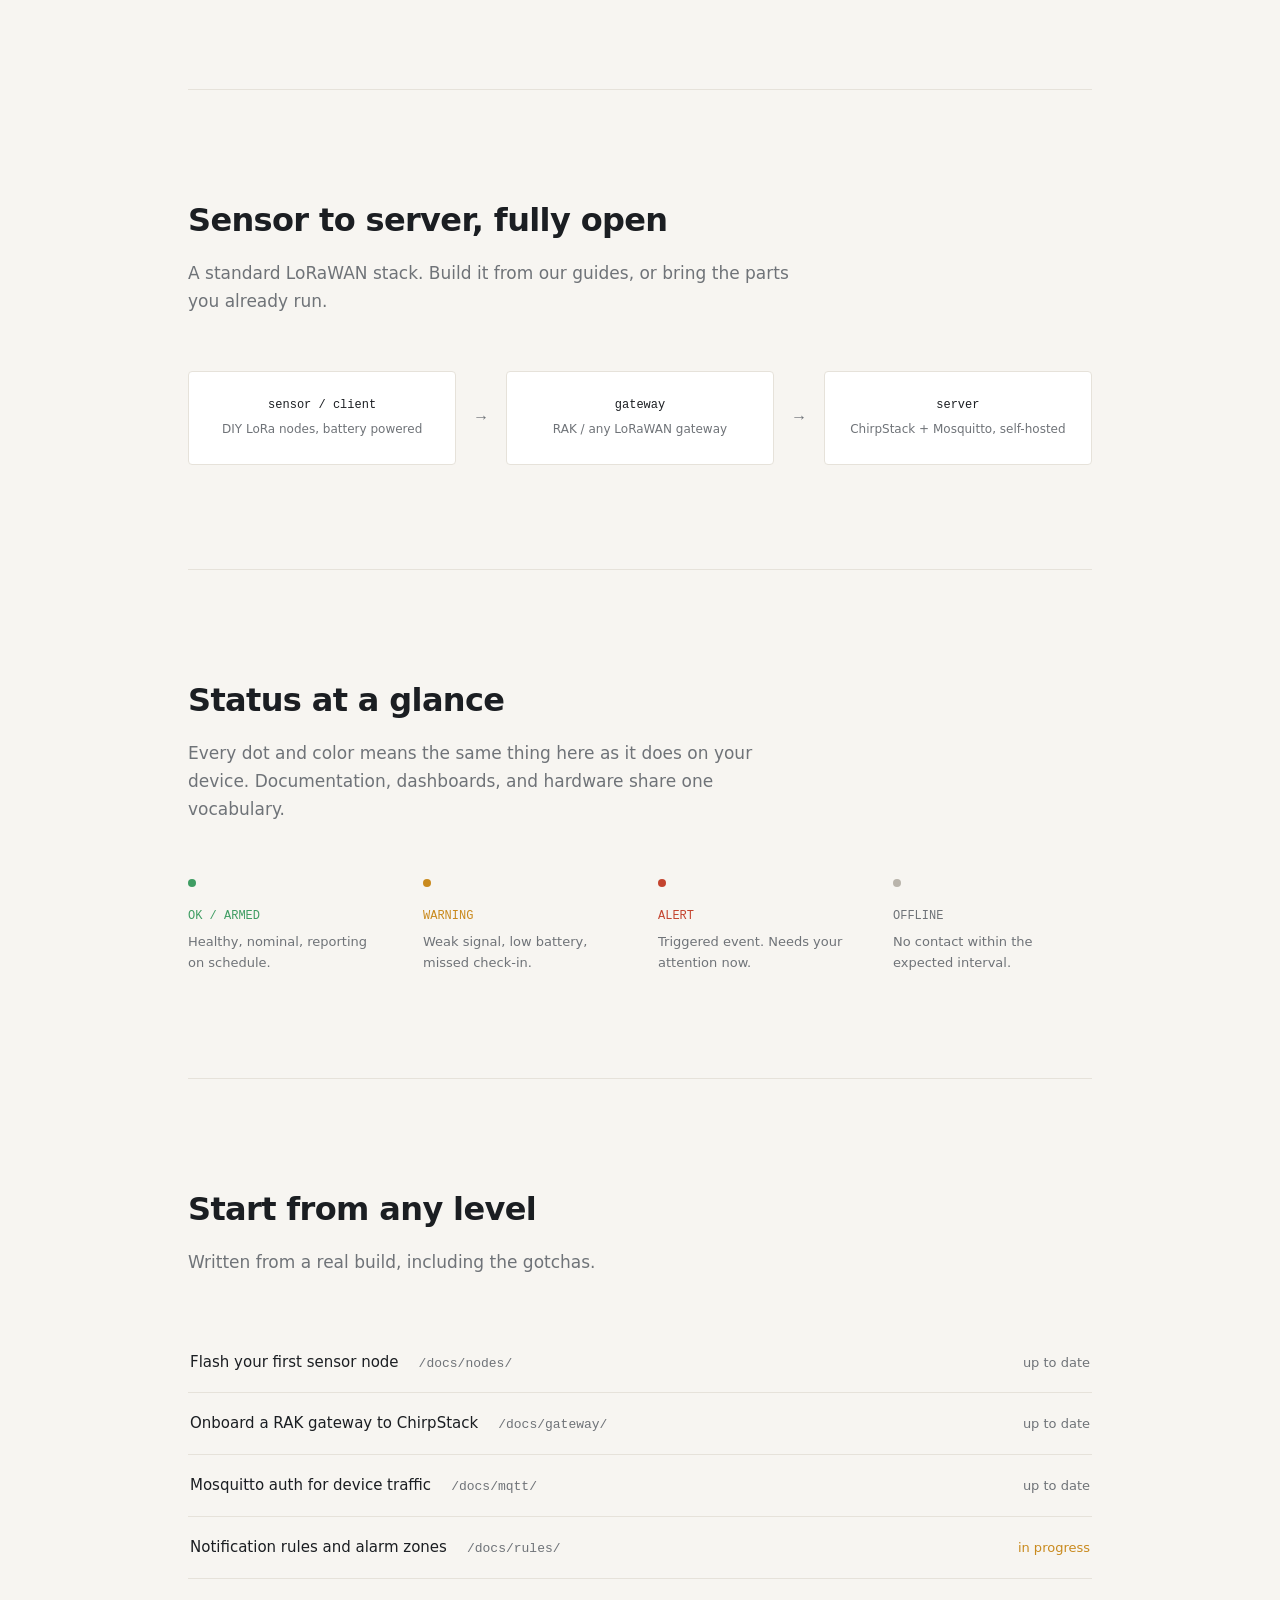
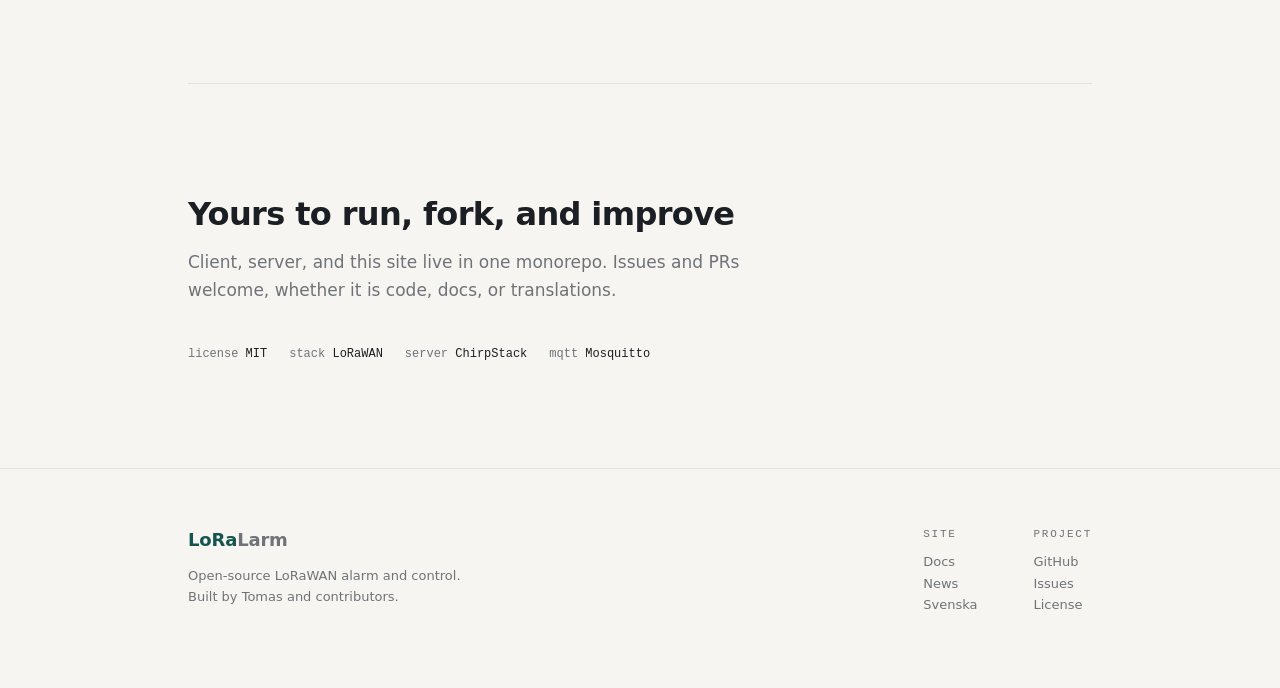
<file: site/docs/light_mockup.html>
<!doctype html>
<html lang="en">
<head>
<meta charset="UTF-8" />
<meta name="viewport" content="width=device-width, initial-scale=1.0" />
<title>loralarm.org: Nordic minimal design mockup</title>
<style>
  :root {
    --bg: #f7f5f1;
    --surface: #ffffff;
    --text: #1b1e22;
    --muted: #6f7378;
    --hairline: #e6e2da;
    --accent: #14554f;
    --ok: #3f9d63;
    --warn: #c98a1e;
    --alert: #c4442f;
    --offline: #b9b4ab;
    --mono: ui-monospace, "SF Mono", "Cascadia Code", Menlo, Consolas, monospace;
    --sans: system-ui, "Segoe UI", Roboto, "Helvetica Neue", sans-serif;
  }
  * { box-sizing: border-box; margin: 0; padding: 0; }
  body { background: var(--bg); color: var(--text); font-family: var(--sans); line-height: 1.65; }
  .wrap { max-width: 960px; margin: 0 auto; padding: 0 28px; }

  /* Nav: hairline, no borders on buttons */
  nav { padding: 26px 0; border-bottom: 1px solid var(--hairline); }
  .nav-inner { display: flex; align-items: baseline; gap: 36px; }
  .logo { font-weight: 650; font-size: 18px; letter-spacing: -0.01em; }
  .logo .lora { color: var(--accent); }
  nav .links { display: flex; gap: 26px; margin-left: auto; }
  nav .links a { color: var(--muted); text-decoration: none; font-size: 14px; }
  nav .links a:hover { color: var(--text); }
  .lang { font-size: 13px; color: var(--muted); text-decoration: none; }
  .lang:hover { color: var(--accent); }

  /* Hero: typographic, centered, generous space */
  header.hero { padding: 128px 0 96px; text-align: center; }
  .kicker { font-size: 11px; letter-spacing: 0.22em; text-transform: uppercase; color: var(--muted); margin-bottom: 28px; }
  h1 { font-size: 52px; line-height: 1.08; letter-spacing: -0.03em; font-weight: 650; max-width: 20ch; margin: 0 auto 24px; }
  h1 em { font-style: normal; color: var(--accent); }
  .lede { color: var(--muted); font-size: 18px; max-width: 52ch; margin: 0 auto 40px; }
  .hero-ctas { display: flex; gap: 16px; justify-content: center; margin-bottom: 20px; }
  .btn { display: inline-block; text-decoration: none; font-size: 14px; font-weight: 550; padding: 12px 26px; border-radius: 2px; }
  .btn-solid { background: var(--accent); color: #fff; }
  .btn-solid:hover { background: #0d3f3b; }
  .btn-quiet { color: var(--text); border-bottom: 1px solid var(--hairline); padding: 12px 4px; }
  .btn-quiet:hover { border-color: var(--accent); color: var(--accent); }
  .meta-row { font-family: var(--mono); font-size: 12px; color: var(--muted); display: flex; gap: 24px; justify-content: center; }
  .meta-row span::before { content: "·  "; color: var(--ok); }

  /* Status card: light surface, flat dots, no glow */
  .panel { background: var(--surface); border: 1px solid var(--hairline); border-radius: 4px; padding: 32px 36px; margin: 8px auto 0; max-width: 620px; text-align: left; }
  .panel-head { display: flex; justify-content: space-between; align-items: baseline; margin-bottom: 20px; padding-bottom: 14px; border-bottom: 1px solid var(--hairline); }
  .panel-title { font-family: var(--mono); font-size: 11px; letter-spacing: 0.16em; text-transform: uppercase; color: var(--muted); }
  .pill { font-family: var(--mono); font-size: 11px; color: var(--ok); }
  .device { display: flex; align-items: center; gap: 14px; padding: 13px 2px; border-bottom: 1px solid var(--hairline); }
  .device:last-child { border-bottom: none; }
  .led { width: 8px; height: 8px; border-radius: 50%; flex: none; }
  .led-ok { background: var(--ok); }
  .led-warn { background: var(--warn); }
  .led-alert { background: var(--alert); animation: pulse 2.2s infinite; }
  @keyframes pulse { 50% { opacity: 0.35; } }
  .device .name { font-family: var(--mono); font-size: 13px; }
  .device .state { margin-left: auto; font-family: var(--mono); font-size: 11px; color: var(--muted); }

  /* Sections: hairline separated, editorial */
  section { padding: 104px 0; border-top: 1px solid var(--hairline); }
  h2 { font-size: 32px; letter-spacing: -0.02em; font-weight: 620; margin-bottom: 12px; }
  .section-sub { color: var(--muted); font-size: 17px; max-width: 56ch; margin-bottom: 56px; }

  .cards { display: grid; grid-template-columns: repeat(3, 1fr); gap: 40px; }
  .card h3 { font-size: 17px; margin-bottom: 8px; }
  .card .tag { font-family: var(--mono); font-size: 11px; color: var(--accent); display: block; margin-bottom: 20px; }
  .card p { font-size: 14px; color: var(--muted); }
  .card::before { content: ""; display: block; width: 32px; height: 1px; background: var(--accent); margin-bottom: 24px; }

  /* Flow: hairline boxes */
  .flow { display: grid; grid-template-columns: 1fr auto 1fr auto 1fr; gap: 20px; align-items: stretch; }
  .node { border: 1px solid var(--hairline); background: var(--surface); border-radius: 4px; padding: 24px 20px; text-align: center; }
  .node .mono-label { font-family: var(--mono); font-size: 12px; margin-bottom: 4px; }
  .node .node-sub { font-size: 12px; color: var(--muted); }
  .arrow { display: grid; place-items: center; color: var(--muted); font-family: var(--mono); }

  /* Legend: typographic, no boxes */
  .legend { display: grid; grid-template-columns: repeat(4, 1fr); gap: 36px; }
  .legend-item .led { margin-bottom: 12px; display: inline-block; }
  .legend-item .l-name { font-family: var(--mono); font-size: 12px; margin-bottom: 4px; }
  .legend-item .l-desc { font-size: 13px; color: var(--muted); }

  /* Docs: hairline list, no table chrome */
  .doc-row { display: flex; align-items: baseline; gap: 20px; padding: 18px 2px; border-bottom: 1px solid var(--hairline); font-size: 15px; }
  .doc-row .path { font-family: var(--mono); font-size: 13px; color: var(--muted); }
  .doc-row .status { margin-left: auto; font-size: 13px; color: var(--muted); }
  .doc-row .status.progress { color: var(--warn); }

  /* Open source band */
  .os-band { display: flex; gap: 40px; align-items: baseline; justify-content: space-between; flex-wrap: wrap; }
  .badges { display: flex; gap: 22px; flex-wrap: wrap; }
  .badge { font-family: var(--mono); font-size: 12px; color: var(--muted); }
  .badge b { color: var(--text); font-weight: 500; }

  footer { border-top: 1px solid var(--hairline); padding: 56px 0 72px; color: var(--muted); font-size: 13px; }
  footer .cols { display: flex; justify-content: space-between; gap: 40px; flex-wrap: wrap; }
  footer a { color: var(--muted); text-decoration: none; }
  footer a:hover { color: var(--accent); }

  @media (max-width: 820px) {
    .cards, .flow, .legend { grid-template-columns: 1fr; }
    .flow .arrow { transform: rotate(90deg); padding: 2px 0; }
    h1 { font-size: 36px; }
    nav .links { display: none; }
  }
</style>
</head>
<body>

<div class="wrap">
<nav>
  <div class="nav-inner">
    <div class="logo"><span class="lora">LoRa</span>Larm</div>
    <div class="links">
      <a href="#">Overview</a>
      <a href="#">Docs</a>
      <a href="#">News</a>
      <a href="#">GitHub</a>
    </div>
    <a class="lang" href="#">Svenska</a>
  </div>
</nav>

<header class="hero">
  <div class="kicker">Open source &middot; LoRaWAN &middot; Long range, low power</div>
  <h1>Know what happens at home, <em>before it becomes a problem.</em></h1>
  <p class="lede">LoRaLarm is an open-source IoT alarm and control system. Battery-powered sensors talk LoRaWAN over kilometers of range, and you decide what happens next: get notified, log it, or switch things remotely.</p>
  <div class="hero-ctas">
    <a class="btn btn-solid" href="#">Get started</a>
    <a class="btn btn-quiet" href="#">View on GitHub</a>
  </div>
  <div class="meta-row">
    <span>MIT licensed</span>
    <span>Runs on your hardware</span>
    <span>No cloud required</span>
  </div>
  <div class="panel">
    <div class="panel-head">
      <span class="panel-title">system.status</span>
      <span class="pill">Armed &middot; 3 devices online</span>
    </div>
    <div class="device">
      <span class="led led-ok"></span>
      <span class="name">door-sensor.lora</span>
      <span class="state">closed &middot; 07:41</span>
    </div>
    <div class="device">
      <span class="led led-ok"></span>
      <span class="name">water-meter.basement</span>
      <span class="state">nominal &middot; 07:39</span>
    </div>
    <div class="device">
      <span class="led led-warn"></span>
      <span class="name">temp.garage</span>
      <span class="state">low signal &middot; 06:58</span>
    </div>
    <div class="device">
      <span class="led led-alert"></span>
      <span class="name">leak-detector.kitchen</span>
      <span class="state" style="color:var(--alert)">moisture &middot; 07:43</span>
    </div>
  </div>
</header>

<section>
  <h2>Monitor. Alert. Control.</h2>
  <p class="section-sub">Three verbs, one system. Every part is open, inspectable, and yours to modify.</p>
  <div class="cards">
    <div class="card">
      <span class="tag">monitor</span>
      <h3>Sense anything</h3>
      <p>Door contacts, motion, water leaks, temperature, or your own sensor firmware. Battery life measured in years, not days.</p>
    </div>
    <div class="card">
      <span class="tag">alert</span>
      <h3>Alert on your terms</h3>
      <p>Push, email, or MQTT into your existing home automation. Alerts are rules you own, not a subscription.</p>
    </div>
    <div class="card">
      <span class="tag">control</span>
      <h3>Act, remotely</h3>
      <p>Toggle relays, arm or disarm zones, and supervise it all over a link that reaches the far end of the property.</p>
    </div>
  </div>
</section>

<section>
  <h2>Sensor to server, fully open</h2>
  <p class="section-sub">A standard LoRaWAN stack. Build it from our guides, or bring the parts you already run.</p>
  <div class="flow">
    <div class="node">
      <div class="mono-label">sensor / client</div>
      <div class="node-sub">DIY LoRa nodes, battery powered</div>
    </div>
    <div class="arrow">&#8594;</div>
    <div class="node">
      <div class="mono-label">gateway</div>
      <div class="node-sub">RAK / any LoRaWAN gateway</div>
    </div>
    <div class="arrow">&#8594;</div>
    <div class="node">
      <div class="mono-label">server</div>
      <div class="node-sub">ChirpStack + Mosquitto, self-hosted</div>
    </div>
  </div>
</section>

<section>
  <h2>Status at a glance</h2>
  <p class="section-sub">Every dot and color means the same thing here as it does on your device. Documentation, dashboards, and hardware share one vocabulary.</p>
  <div class="legend">
    <div class="legend-item">
      <span class="led led-ok"></span>
      <div class="l-name" style="color:var(--ok)">OK / ARMED</div>
      <div class="l-desc">Healthy, nominal, reporting on schedule.</div>
    </div>
    <div class="legend-item">
      <span class="led led-warn"></span>
      <div class="l-name" style="color:var(--warn)">WARNING</div>
      <div class="l-desc">Weak signal, low battery, missed check-in.</div>
    </div>
    <div class="legend-item">
      <span class="led led-alert"></span>
      <div class="l-name" style="color:var(--alert)">ALERT</div>
      <div class="l-desc">Triggered event. Needs your attention now.</div>
    </div>
    <div class="legend-item">
      <span class="led" style="background:var(--offline)"></span>
      <div class="l-name" style="color:var(--muted)">OFFLINE</div>
      <div class="l-desc">No contact within the expected interval.</div>
    </div>
  </div>
</section>

<section>
  <h2>Start from any level</h2>
  <p class="section-sub">Written from a real build, including the gotchas.</p>
  <div class="doc-row"><span>Flash your first sensor node</span><span class="path">/docs/nodes/</span><span class="status">up to date</span></div>
  <div class="doc-row"><span>Onboard a RAK gateway to ChirpStack</span><span class="path">/docs/gateway/</span><span class="status">up to date</span></div>
  <div class="doc-row"><span>Mosquitto auth for device traffic</span><span class="path">/docs/mqtt/</span><span class="status">up to date</span></div>
  <div class="doc-row"><span>Notification rules and alarm zones</span><span class="path">/docs/rules/</span><span class="status progress">in progress</span></div>
</section>

<section>
  <div class="os-band">
    <div>
      <h2 style="margin-bottom:8px">Yours to run, fork, and improve</h2>
      <p class="section-sub" style="margin-bottom:0">Client, server, and this site live in one monorepo. Issues and PRs welcome, whether it is code, docs, or translations.</p>
    </div>
    <div class="badges">
      <span class="badge">license <b>MIT</b></span>
      <span class="badge">stack <b>LoRaWAN</b></span>
      <span class="badge">server <b>ChirpStack</b></span>
      <span class="badge">mqtt <b>Mosquitto</b></span>
    </div>
  </div>
</section>

</div>

<footer>
  <div class="wrap cols">
    <div>
      <div class="logo" style="margin-bottom:10px"><span class="lora">LoRa</span>Larm</div>
      Open-source LoRaWAN alarm and control.<br />
      Built by Tomas and contributors.
    </div>
    <div style="display:flex;gap:56px;">
      <div>
        <div class="panel-title" style="margin-bottom:8px">Site</div>
        <a href="#">Docs</a><br /><a href="#">News</a><br /><a href="#">Svenska</a>
      </div>
      <div>
        <div class="panel-title" style="margin-bottom:8px">Project</div>
        <a href="#">GitHub</a><br /><a href="#">Issues</a><br /><a href="#">License</a>
      </div>
    </div>
  </div>
</footer>

</body>
</html>
</file>
